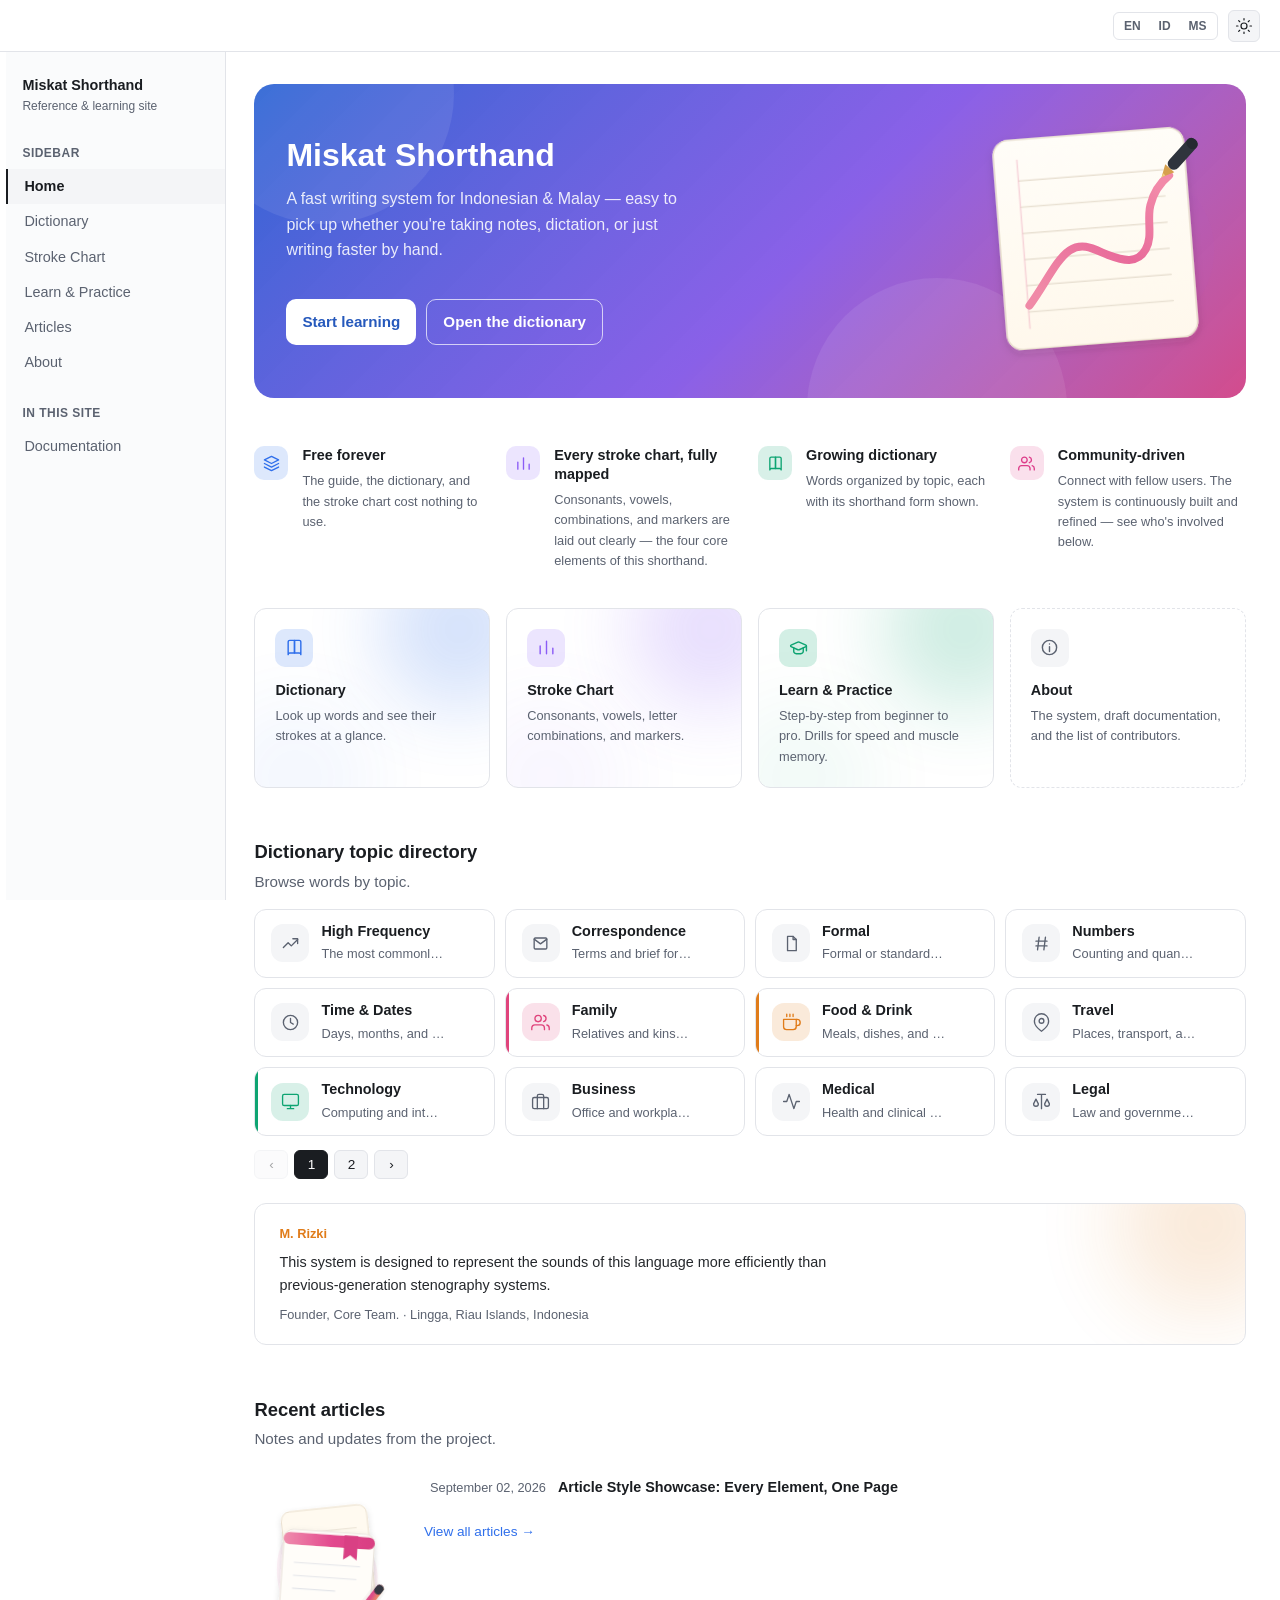
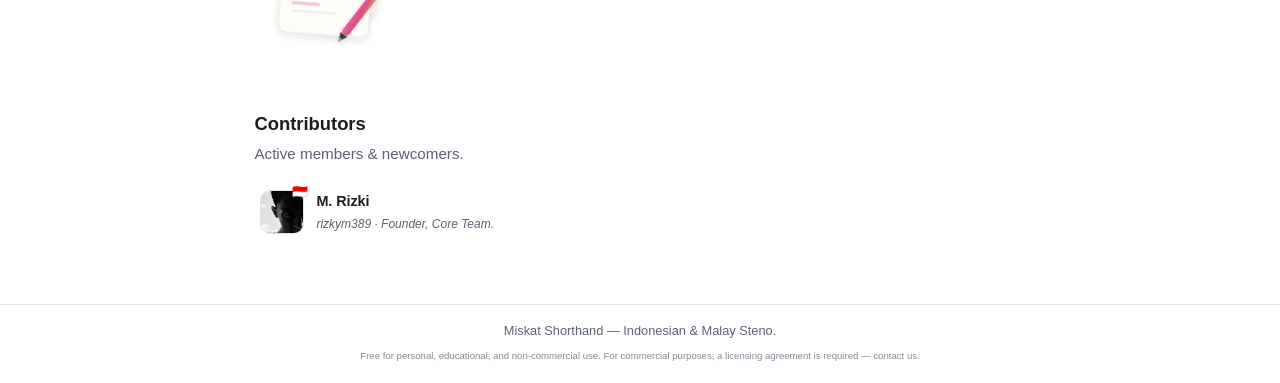
<file: index.html>
<!DOCTYPE html>
<html lang="en">
<head>
<meta charset="UTF-8">
<meta http-equiv="Content-Security-Policy" content="default-src 'self'; script-src 'self'; style-src 'self' 'unsafe-inline'; img-src 'self' data: https:; font-src 'self' data:; connect-src 'self' https://script.google.com https://script.googleusercontent.com; object-src 'none'; base-uri 'self'; form-action 'self'">
<meta name="viewport" content="width=device-width, initial-scale=1.0">
<title>Homepage - Miskat Shorthand</title>
<meta name="description" content="A stenography system for Indonesian & Malay — guide, stroke chart, and dictionary.">
<link rel="stylesheet" href="assets/style.css?v=1.4.5">
</head>
<body>

<header class="topbar">
  <div class="topbar-inner">
    <button class="nav-toggle" id="navToggle" aria-label="Open menu" aria-expanded="false"><span></span></button>
    <div class="topbar-spacer"></div>
    <div class="lang-switch">
      <button class="lang-btn" data-lang="en">EN</button>
      <button class="lang-btn" data-lang="id">ID</button>
      <button class="lang-btn" data-lang="ms">MS</button>
    </div>
    <button class="theme-toggle" id="themeToggle" aria-label="Toggle theme" title="Toggle theme">
      <svg class="icon icon-sun" viewBox="0 0 24 24" width="18" height="18"><circle cx="12" cy="12" r="4"/><path d="M12 2v2M12 20v2M4.9 4.9l1.4 1.4M17.7 17.7l1.4 1.4M2 12h2M20 12h2M4.9 19.1l1.4-1.4M17.7 6.3l1.4-1.4"/></svg>
      <svg class="icon icon-moon" viewBox="0 0 24 24" width="18" height="18"><path d="M21 12.8A9 9 0 1111.2 3 7 7 0 0021 12.8z"/></svg>
    </button>
  </div>
</header>

<div class="sidebar-backdrop" id="sidebarBackdrop"></div>

<div class="shell">
  <nav class="sidebar" id="sidebar">
    <div class="sidebar-top">
      <a href="index.html" data-i18n="nav.title">Miskat Shorthand</a>
      <span data-i18n="nav.subtitle">Reference &amp; learning site</span>
    </div>
    <div class="sidebar-section">
      <p class="sidebar-title" data-i18n="nav.sidebar">Sidebar</p>
      <ul class="sidebar-list">
        <li><a href="index.html" data-i18n="nav.homepage">Home</a></li>
        <li><a href="dict.html" data-i18n="nav.dict">Dictionary</a></li>
        <li><a href="stroke-chart.html" data-i18n="nav.stroke">Stroke Chart</a></li>
        <li><a href="l&p.html" data-i18n="nav.l&p">Learn & Practice</a></li>
        <li><a href="articles.html" data-i18n="nav.articles">Articles</a></li>
        <li><a href="about.html" data-i18n="nav.about">About</a></li>
      </ul>
      <br>
      <p class="sidebar-title" data-i18n="nav.its">In this site</p>
      <ul class="sidebar-list">
        <li><a href="articles.html" data-i18n="nav.documentation">Documentation</a></li>
      </ul>
    </div>
  </nav>

  <main class="content">
    <section class="introduction introduction--banner">
      <div class="introduction-banner__text">
        <h1 data-i18n="index.introduction.title">Miskat Shorthand</h1>
        <p class="tagline tagline--on-banner" data-i18n="index.introduction.tagline">A fast writing system for Indonesian &amp; Malay — easy to pick up whether you're taking notes, dictation, or just writing faster by hand.</p>
        <div class="introduction-banner__cta">
          <a href="l&p.html" class="introduction-cta introduction-cta--solid" data-i18n="index.introduction.cta.learn">Start learning</a>
          <a href="dict.html" class="introduction-cta introduction-cta--ghost" data-i18n="index.introduction.cta.dict">Open the dictionary</a>
        </div>
      </div>
      <div class="introduction-banner__media">

        <img src="assets/img/introduction.svg" alt="" class="introduction-banner__img">
      </div>
    </section>
    <br>
    <section class="why-strip">
      <div class="why-item">
        <span class="why-item__icon why-item__icon--a"><svg viewBox="0 0 24 24"><path d="M12 2L2 7l10 5 10-5-10-5z"/><path d="M2 17l10 5 10-5"/><path d="M2 12l10 5 10-5"/></svg></span>
        <div class="why-item__text">
          <h3 data-i18n="index.why.free.title">Free forever</h3>
          <p data-i18n="index.why.free.desc">The guide, the dictionary, and the stroke chart cost nothing to use.</p>
        </div>
      </div>
      <div class="why-item">
        <span class="why-item__icon why-item__icon--b"><svg viewBox="0 0 24 24"><path d="M4 20V10M12 20V4M20 20v-7"/></svg></span>
        <div class="why-item__text">
          <h3 data-i18n="index.why.chart.title">Every stroke chart, fully mapped</h3>
          <p data-i18n="index.why.chart.desc">Consonants, vowels, combinations, and markers are laid out clearly — the four core elements of this shorthand.</p>
        </div>
      </div>
      <div class="why-item">
        <span class="why-item__icon why-item__icon--c"><svg viewBox="0 0 24 24"><path d="M4 5a2 2 0 012-2h6v16H6a2 2 0 00-2 2V5z"/><path d="M20 5a2 2 0 00-2-2h-6v16h6a2 2 0 012 2V5z"/></svg></span>
        <div class="why-item__text">
          <h3 data-i18n="index.why.dict.title">Growing dictionary</h3>
          <p data-i18n="index.why.dict.desc">Words organized by topic, each with its shorthand form shown.</p>
        </div>
      </div>
      <div class="why-item">
        <span class="why-item__icon why-item__icon--d"><svg viewBox="0 0 24 24"><path d="M17 21v-2a4 4 0 00-4-4H5a4 4 0 00-4 4v2"/><circle cx="9" cy="7" r="4"/><path d="M23 21v-2a4 4 0 00-3-3.87"/><path d="M16 3.13a4 4 0 010 7.75"/></svg></span>
        <div class="why-item__text">
          <h3 data-i18n="index.why.community.title">Community-driven</h3>
          <p data-i18n="index.why.community.desc">Connect with fellow users. The system is continuously built and refined — see who's involved below.</p>
        </div>
      </div>
    </section>
    <br>
    <section>
      <div class="feature-grid">
        <a href="dict.html" class="feature-card feature-card--glow">
          <span class="feature-card__icon">
            <svg viewBox="0 0 24 24"><path d="M4 5a2 2 0 012-2h6v16H6a2 2 0 00-2 2V5z"/><path d="M20 5a2 2 0 00-2-2h-6v16h6a2 2 0 012 2V5z"/></svg>
          </span>
          <h3 data-i18n="index.quick.dict.title">Dictionary</h3>
          <p data-i18n="index.quick.dict.desc">Look up words and see their strokes at a glance.</p>
        </a>

        <a href="stroke-chart.html" class="feature-card feature-card--ring">
          <span class="feature-card__inner">
            <span class="feature-card__icon">
              <svg viewBox="0 0 24 24"><path d="M4 20V10M12 20V4M20 20v-7"/></svg>
            </span>
            <h3 data-i18n="index.quick.stroke.title">Stroke Chart</h3>
            <p data-i18n="index.quick.stroke.desc">Consonants, vowels, letter combinations, and markers.</p>
          </span>
        </a>

        <a href="l&p.html" class="feature-card feature-card--stripe">
          <span class="feature-card__icon">
            <svg viewBox="0 0 24 24"><path d="M21.42 10.92a1 1 0 000-1.84L12.83 5.18a2 2 0 00-1.66 0L2.6 9.08a1 1 0 000 1.84l8.57 3.9a2 2 0 001.66 0z"/><path d="M22 10v6"/><path d="M6 12.5V17a6 3 0 0012 0v-4.5"/></svg>
          </span>
          <span class="feature-card__body">
            <h3 data-i18n="index.quick.l&p.title">Learn & Practice</h3>
            <p data-i18n="index.quick.l&p.desc">Step-by-step from beginner to pro. Drills for speed and muscle memory.</p>
          </span>
        </a>

        <a href="about.html" class="feature-card feature-card--outline">
          <span class="feature-card__icon">
            <svg viewBox="0 0 24 24"><circle cx="12" cy="12" r="9"/><path d="M12 11v6"/><path d="M12 7.5v.01"/></svg>
          </span>
          <h3 data-i18n="index.quick.about.title">About</h3>
          <p data-i18n="index.quick.about.desc">The system, draft documentation, and the list of contributors.</p>
        </a>
      </div>
    </section>
    <br>
    <section>
      <h2 class="page-title section-header__title" data-i18n="index.dir.heading">Dictionary topic directory</h2>
      <p class="page-lead section-header__lead" data-i18n="index.dir.lead">Browse words by topic.</p>

      <div class="topic-directory">
        <a href="dict.html?topic=High%20Frequency" class="topic-row">
          <span class="topic-row__badge"><svg viewBox="0 0 24 24"><path d="M3 17l6-6 4 4 8-8"/><path d="M15 6h6v6"/></svg></span>
          <span class="topic-row__text">
            <h3 data-i18n="index.dir.freq.title">High Frequency</h3>
            <p data-i18n="index.dir.freq.desc">The most commonly used words.</p>
          </span>
        </a>
        <a href="dict.html?topic=Correspondence" class="topic-row">
          <span class="topic-row__badge"><svg viewBox="0 0 24 24"><rect x="4" y="5" width="16" height="14" rx="1.5"/><path d="M4 6.5l8 6 8-6"/></svg></span>
          <span class="topic-row__text">
            <h3 data-i18n="index.dir.correspondence.title">Correspondence</h3>
            <p data-i18n="index.dir.correspondence.desc">Terms and brief forms for formal letters.</p>
          </span>
        </a>
        <a href="dict.html?topic=Formal" class="topic-row">
          <span class="topic-row__badge"><svg viewBox="0 0 24 24"><path d="M7 3h7l4 4v14H7z"/><path d="M14 3v4h4"/></svg></span>
          <span class="topic-row__text">
            <h3 data-i18n="index.dir.formal.title">Formal</h3>
            <p data-i18n="index.dir.formal.desc">Formal or standard vocabulary.</p>
          </span>
        </a>
        <a href="dict.html?topic=Numbers" class="topic-row">
          <span class="topic-row__badge"><svg viewBox="0 0 24 24"><path d="M5 9h14M5 15h14M9 4L7 20M17 4l-2 16"/></svg></span>
          <span class="topic-row__text">
            <h3 data-i18n="index.dir.numbers.title">Numbers</h3>
            <p data-i18n="index.dir.numbers.desc">Counting and quantities.</p>
          </span>
        </a>
        <a href="dict.html?topic=Time%20%26%20Dates" class="topic-row">
          <span class="topic-row__badge"><svg viewBox="0 0 24 24"><circle cx="12" cy="12" r="9"/><path d="M12 7v5l3.5 2"/></svg></span>
          <span class="topic-row__text">
            <h3 data-i18n="index.dir.time.title">Time &amp; Dates</h3>
            <p data-i18n="index.dir.time.desc">Days, months, and clock terms.</p>
          </span>
        </a>
        <a href="dict.html?topic=Family" class="topic-row" style="--topic-color:#e0447c;">
          <span class="topic-row__badge"><svg viewBox="0 0 24 24"><path d="M17 21v-2a4 4 0 00-4-4H5a4 4 0 00-4 4v2"/><circle cx="9" cy="7" r="4"/><path d="M23 21v-2a4 4 0 00-3-3.87"/><path d="M16 3.13a4 4 0 010 7.75"/></svg></span>
          <span class="topic-row__text">
            <h3 data-i18n="index.dir.family.title">Family</h3>
            <p data-i18n="index.dir.family.desc">Relatives and kinship terms.</p>
          </span>
        </a>
        <a href="dict.html?topic=Food%20%26%20Drink" class="topic-row" style="--topic-color:#e07c1a;">
          <span class="topic-row__badge"><svg viewBox="0 0 24 24"><path d="M18 8h1a4 4 0 010 8h-1"/><path d="M2 8h16v9a4 4 0 01-4 4H6a4 4 0 01-4-4V8z"/><path d="M6 1.5v3M10 1.5v3M14 1.5v3"/></svg></span>
          <span class="topic-row__text">
            <h3 data-i18n="index.dir.food.title">Food &amp; Drink</h3>
            <p data-i18n="index.dir.food.desc">Meals, dishes, and beverages.</p>
          </span>
        </a>
        <a href="dict.html?topic=Travel" class="topic-row">
          <span class="topic-row__badge"><svg viewBox="0 0 24 24"><path d="M21 10c0 7-9 13-9 13s-9-6-9-13a9 9 0 0118 0z"/><circle cx="12" cy="10" r="3"/></svg></span>
          <span class="topic-row__text">
            <h3 data-i18n="index.dir.travel.title">Travel</h3>
            <p data-i18n="index.dir.travel.desc">Places, transport, and directions.</p>
          </span>
        </a>
        <a href="dict.html?topic=Technology" class="topic-row" style="--topic-color:#0ea472;">
          <span class="topic-row__badge"><svg viewBox="0 0 24 24"><rect x="2" y="3" width="20" height="14" rx="2"/><path d="M8 21h8M12 17v4"/></svg></span>
          <span class="topic-row__text">
            <h3 data-i18n="index.dir.tech.title">Technology</h3>
            <p data-i18n="index.dir.tech.desc">Computing and internet terms.</p>
          </span>
        </a>
        <a href="dict.html?topic=Business" class="topic-row">
          <span class="topic-row__badge"><svg viewBox="0 0 24 24"><rect x="2" y="7" width="20" height="14" rx="2"/><path d="M16 21V5a2 2 0 00-2-2h-4a2 2 0 00-2 2v16"/></svg></span>
          <span class="topic-row__text">
            <h3 data-i18n="index.dir.business.title">Business</h3>
            <p data-i18n="index.dir.business.desc">Office and workplace vocabulary.</p>
          </span>
        </a>
        <a href="dict.html?topic=Medical" class="topic-row">
          <span class="topic-row__badge"><svg viewBox="0 0 24 24"><path d="M22 12h-4l-3 9L9 3l-3 9H2"/></svg></span>
          <span class="topic-row__text">
            <h3 data-i18n="index.dir.medical.title">Medical</h3>
            <p data-i18n="index.dir.medical.desc">Health and clinical terms.</p>
          </span>
        </a>
        <a href="dict.html?topic=Legal" class="topic-row">
          <span class="topic-row__badge"><svg viewBox="0 0 24 24"><path d="M12 3v18M7 3h10"/><path d="M5 9l-3 6a3 3 0 006 0l-3-6z"/><path d="M19 9l-3 6a3 3 0 006 0l-3-6z"/></svg></span>
          <span class="topic-row__text">
            <h3 data-i18n="index.dir.legal.title">Legal</h3>
            <p data-i18n="index.dir.legal.desc">Law and government terms.</p>
          </span>
        </a>
        <a href="dict.html?topic=Weather" class="topic-row">
          <span class="topic-row__badge"><svg viewBox="0 0 24 24"><path d="M18 10h-1.26A8 8 0 109 20h9a5 5 0 000-10z"/></svg></span>
          <span class="topic-row__text">
            <h3 data-i18n="index.dir.weather.title">Weather</h3>
            <p data-i18n="index.dir.weather.desc">Climate and seasonal terms.</p>
          </span>
        </a>
        <a href="dict.html?topic=Greetings" class="topic-row">
          <span class="topic-row__badge"><svg viewBox="0 0 24 24"><circle cx="12" cy="12" r="9"/><path d="M8 14s1.5 2 4 2 4-2 4-2"/><path d="M9 9h.01M15 9h.01"/></svg></span>
          <span class="topic-row__text">
            <h3 data-i18n="index.dir.greetings.title">Greetings</h3>
            <p data-i18n="index.dir.greetings.desc">Everyday polite expressions.</p>
          </span>
        </a>
        <a href="dict.html?topic=Emotions" class="topic-row">
          <span class="topic-row__badge"><svg viewBox="0 0 24 24"><path d="M12 21s-7-4.4-9.5-9A5.5 5.5 0 0112 5a5.5 5.5 0 019.5 7c-2.5 4.6-9.5 9-9.5 9z"/></svg></span>
          <span class="topic-row__text">
            <h3 data-i18n="index.dir.emotions.title">Emotions</h3>
            <p data-i18n="index.dir.emotions.desc">Feelings and reactions.</p>
          </span>
        </a>
        <a href="dict.html?topic=Question%20Words" class="topic-row">
          <span class="topic-row__badge"><svg viewBox="0 0 24 24"><circle cx="12" cy="12" r="9"/><path d="M9.1 9a3 3 0 115.8 1c0 2-3 2-3 4"/><path d="M12 17h.01"/></svg></span>
          <span class="topic-row__text">
            <h3 data-i18n="index.dir.questions.title">Question Words</h3>
            <p data-i18n="index.dir.questions.desc">Interrogatives.</p>
          </span>
        </a>
      </div>
      <nav class="pagination" id="topicDirectoryPagination" aria-label="Topic directory pagination"></nav>
    </section>
    <br>
    <section id="testimonialSection" class="testimonial-section" hidden>
      <div class="testimonial-carousel" id="testimonialCarousel"></div>
    </section>
    <br>
    <section>
      <h2 class="page-title section-header__title" data-i18n="index.recent.heading">Recent articles</h2>
      <p class="page-lead section-header__lead" data-i18n="index.recent.lead">Notes and updates from the project.</p>
      <div class="recent-articles-panel">
        <div class="recent-articles-illustration" aria-hidden="true">
          <img src="assets/img/recent-articles.svg" alt="" class="recent-articles-illustration__img">
        </div>
        <div class="recent-articles-main">
          <div class="recent-articles-list" id="recentArticles"></div>
          <a href="articles.html" class="recent-articles-viewall" data-i18n="index.recent.viewall">View all articles &rarr;</a>
        </div>
      </div>
    </section>

    <section id="contributorsSection" class="contributors-section" hidden>
      <h2 class="page-title section-header__title" data-i18n="index.contrib.heading">Contributors</h2>
      <p class="page-lead section-header__lead" data-i18n="index.contrib.lead">Active members &amp; newcomers.</p>
      <div class="contributor-list" id="contributorGrid"></div>
    </section>
  </main>
</div>

<footer class="site-footer" data-i18n="footer.text">Miskat Shorthand — Indonesian & Malay Steno.</footer>

<footer class="site-footer-ls" data-i18n="footer.ls">Free for personal, educational, and non-commercial use. For commercial purposes, a licensing agreement is required — contact us.</footer>

<script src="assets/js/site.js?v=1.4.6"></script>
<script src="assets/js/i18n.js?v=1.4.5"></script>
<script src="assets/js/topic-pagination.js?v=1.4.5"></script>
<script src="assets/js/contributors.js?v=1.4.6"></script>
<script src="assets/js/articles.js?v=1.4.5"></script>
</body>
</html>
</file>
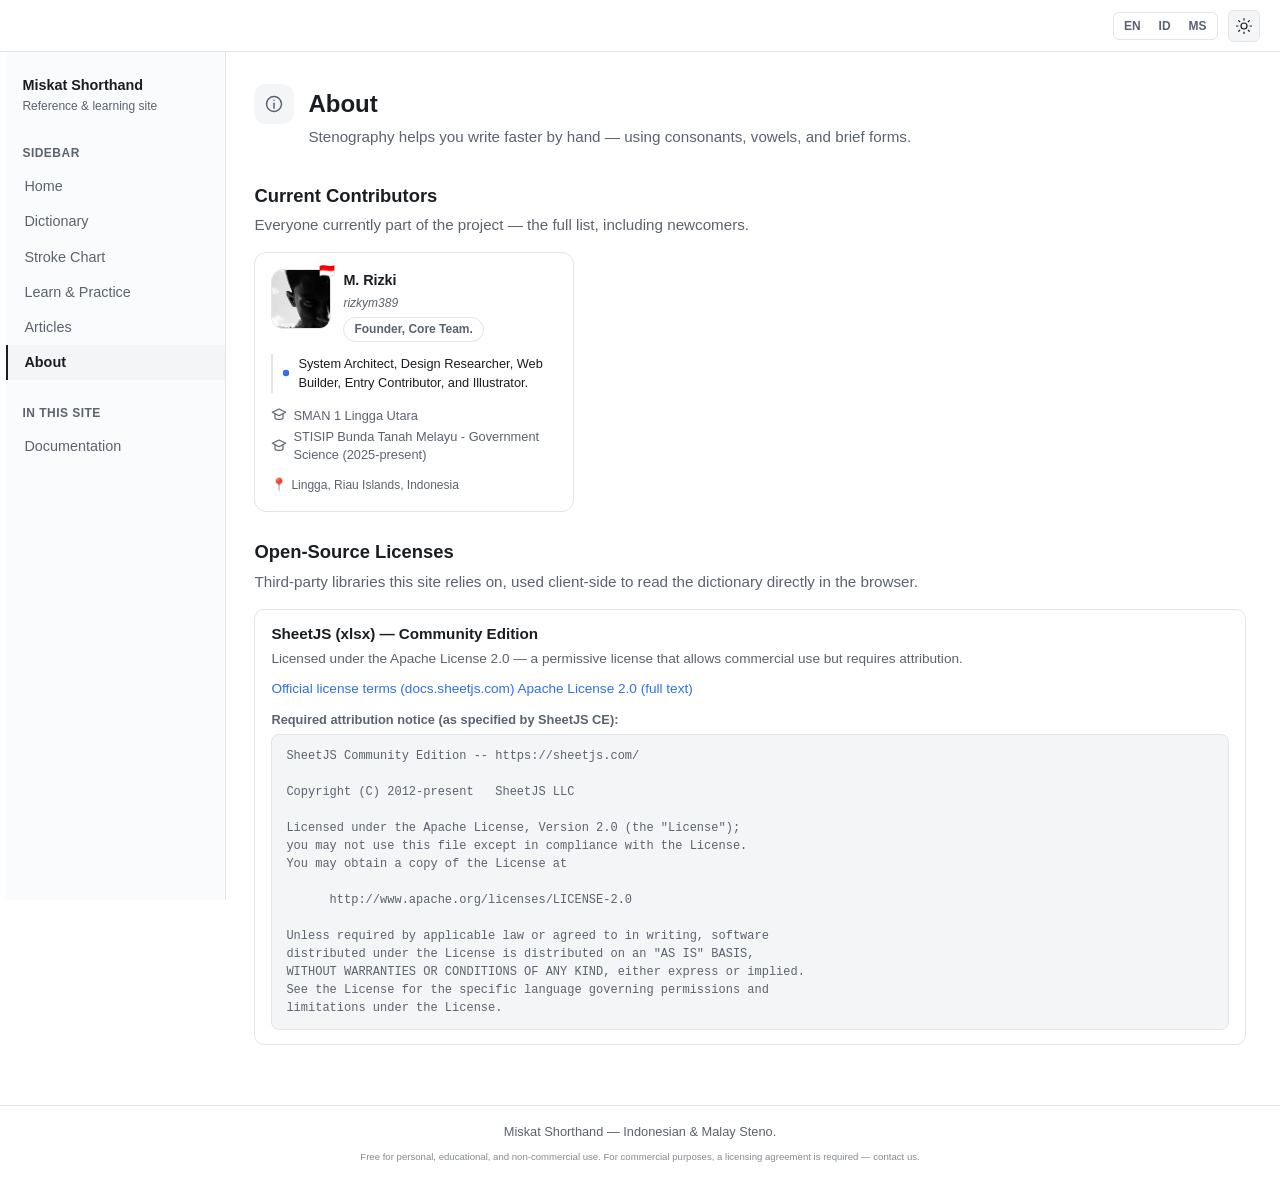
<file: about.html>
<!DOCTYPE html>
<html lang="en">
<head>
<meta charset="UTF-8">
<meta http-equiv="Content-Security-Policy" content="default-src 'self'; script-src 'self'; style-src 'self' 'unsafe-inline'; img-src 'self' data: https:; font-src 'self' data:; connect-src 'self' https://script.google.com https://script.googleusercontent.com; object-src 'none'; base-uri 'self'; form-action 'self'">
<meta name="viewport" content="width=device-width, initial-scale=1.0">
<title>About — Miskat Shorthand</title>
<meta name="description" content="The system, its goals, contributor appreciation, and third-party licenses.">
<link rel="stylesheet" href="assets/style.css?v=1.4.5">
</head>
<body>

<header class="topbar">
  <div class="topbar-inner">
    <button class="nav-toggle" id="navToggle" aria-label="Open menu" aria-expanded="false"><span></span></button>
    <div class="topbar-spacer"></div>
    <div class="lang-switch">
      <button class="lang-btn" data-lang="en">EN</button>
      <button class="lang-btn" data-lang="id">ID</button>
      <button class="lang-btn" data-lang="ms">MS</button>
    </div>
    <button class="theme-toggle" id="themeToggle" aria-label="Toggle theme" title="Toggle theme">
      <svg class="icon icon-sun" viewBox="0 0 24 24" width="18" height="18"><circle cx="12" cy="12" r="4"/><path d="M12 2v2M12 20v2M4.9 4.9l1.4 1.4M17.7 17.7l1.4 1.4M2 12h2M20 12h2M4.9 19.1l1.4-1.4M17.7 6.3l1.4-1.4"/></svg>
      <svg class="icon icon-moon" viewBox="0 0 24 24" width="18" height="18"><path d="M21 12.8A9 9 0 1111.2 3 7 7 0 0021 12.8z"/></svg>
    </button>
  </div>
</header>

<div class="sidebar-backdrop" id="sidebarBackdrop"></div>

<div class="shell">
  <nav class="sidebar" id="sidebar">
    <div class="sidebar-top">
      <a href="index.html" data-i18n="nav.title">Miskat Shorthand</a>
      <span data-i18n="nav.subtitle">Reference &amp; learning site</span>
    </div>
    <div class="sidebar-section">
      <p class="sidebar-title" data-i18n="nav.sidebar">Sidebar</p>
      <ul class="sidebar-list">
        <li><a href="index.html" data-i18n="nav.homepage">Home</a></li>
        <li><a href="dict.html" data-i18n="nav.dict">Dictionary</a></li>
        <li><a href="stroke-chart.html" data-i18n="nav.stroke">Stroke Chart</a></li>
        <li><a href="l&p.html" data-i18n="nav.l&p">Learn & Practice</a></li>
        <li><a href="articles.html" data-i18n="nav.articles">Articles</a></li>
        <li><a href="about.html" data-i18n="nav.about">About</a></li>
      </ul>
      <br>
      <p class="sidebar-title" data-i18n="nav.its">In this site</p>
      <ul class="sidebar-list">
        <li><a href="articles.html" data-i18n="nav.documentation">Documentation</a></li>
      </ul>
    </div>
  </nav>

  <main class="content">
    <div class="page-header">
      <span class="page-header-icon page-header-icon--neutral">
        <svg viewBox="0 0 24 24"><circle cx="12" cy="12" r="9"/><path d="M12 11v6"/><path d="M12 7.5v.01"/></svg>
      </span>
      <div>
        <h1 class="page-title" data-i18n="about.title">About</h1>
        <p class="page-lead" data-i18n="about.body">Stenography helps you write faster by hand — using consonants, vowels, and brief forms.</p>
      </div>
    </div>

    <section id="contributorsCurrentSection" class="contributors-section" hidden>
      <h2 class="page-title section-header__title" data-i18n="about.contrib.current.heading">Current Contributors</h2>
      <p class="page-lead section-header__lead" data-i18n="about.contrib.current.lead">Everyone currently part of the project — the full list, including newcomers.</p>
      <div class="contributor-list" id="contributorsCurrentList"></div>
    </section>

    <section id="contributorsAboutSection">
      <h2 class="page-title section-header__title" data-i18n="about.contrib.heading">Contributor Appreciation</h2>
      <p class="page-lead section-header__lead" data-i18n="about.contrib.lead">Honoring the people who've shaped this project over time.</p>

      <section id="emeritusSection" class="appreciation-block" hidden>
        <h3 class="appreciation-title appreciation-title--emeritus" data-i18n="about.contrib.emeritus.heading">Emeritus</h3>
        <p class="appreciation-lead" data-i18n="about.contrib.emeritus.lead">Honorary status for members no longer contributing day-to-day, with our highest appreciation.</p>
        <div class="contributor-list" id="emeritusList"></div>
      </section>

      <section id="hiatusSection" class="appreciation-block" hidden>
        <h3 class="appreciation-title appreciation-title--hiatus" data-i18n="about.contrib.hiatus.heading">On Hiatus</h3>
        <p class="appreciation-lead" data-i18n="about.contrib.hiatus.lead">Taking a break for now — still valued members of the team.</p>
        <div class="contributor-list" id="hiatusList"></div>
      </section>

      <section id="alumniSection" class="appreciation-block" hidden>
        <h3 class="appreciation-title appreciation-title--alumni" data-i18n="about.contrib.alumni.heading">Alumni</h3>
        <p class="appreciation-lead" data-i18n="about.contrib.alumni.lead">Past contributors we're grateful to have worked with.</p>
        <div class="contributor-list" id="alumniList"></div>
      </section>
    </section>

    <section>
      <h2 class="page-title section-header__title" data-i18n="about.license.heading">Open-Source Licenses</h2>
      <p class="page-lead section-header__lead" data-i18n="about.license.lead">Third-party libraries this site relies on, used client-side to read the dictionary directly in the browser.</p>

      <div class="license-item">
        <h3 class="license-name" data-i18n="about.license.sheetjs.name">SheetJS (xlsx) — Community Edition</h3>
        <p class="license-desc" data-i18n="about.license.sheetjs.desc">Licensed under the Apache License 2.0 — a permissive license that allows commercial use but requires attribution.</p>
        <p class="license-links">
          <a href="https://docs.sheetjs.com/docs/miscellany/license/" target="_blank" rel="noopener noreferrer" data-i18n="about.license.sheetjs.link1">Official license terms (docs.sheetjs.com)</a>

          <a href="https://www.apache.org/licenses/LICENSE-2.0" target="_blank" rel="noopener noreferrer" data-i18n="about.license.apache.link">Apache License 2.0 (full text)</a>
        </p>
        <p class="license-notice-label" data-i18n="about.license.attribution.heading">Required attribution notice (as specified by SheetJS CE):</p>
        <pre class="license-notice">SheetJS Community Edition -- https://sheetjs.com/

Copyright (C) 2012-present   SheetJS LLC

Licensed under the Apache License, Version 2.0 (the "License");
you may not use this file except in compliance with the License.
You may obtain a copy of the License at

      http://www.apache.org/licenses/LICENSE-2.0

Unless required by applicable law or agreed to in writing, software
distributed under the License is distributed on an "AS IS" BASIS,
WITHOUT WARRANTIES OR CONDITIONS OF ANY KIND, either express or implied.
See the License for the specific language governing permissions and
limitations under the License.</pre>
      </div>

    </section>
  </main>
</div>

<section>
  <footer class="site-footer" data-i18n="footer.text">Miskat Shorthand — Indonesian & Malay Steno.</footer>
  <footer class="site-footer-ls" data-i18n="footer.ls">Free for personal, educational, and non-commercial use. For commercial purposes, a licensing agreement is required — contact us.</footer>
</section>

<script src="assets/js/site.js?v=1.4.6"></script>
<script src="assets/js/i18n.js?v=1.4.5"></script>
<script src="assets/js/contributors.js?v=1.4.6"></script>
</body>
</html>
</file>
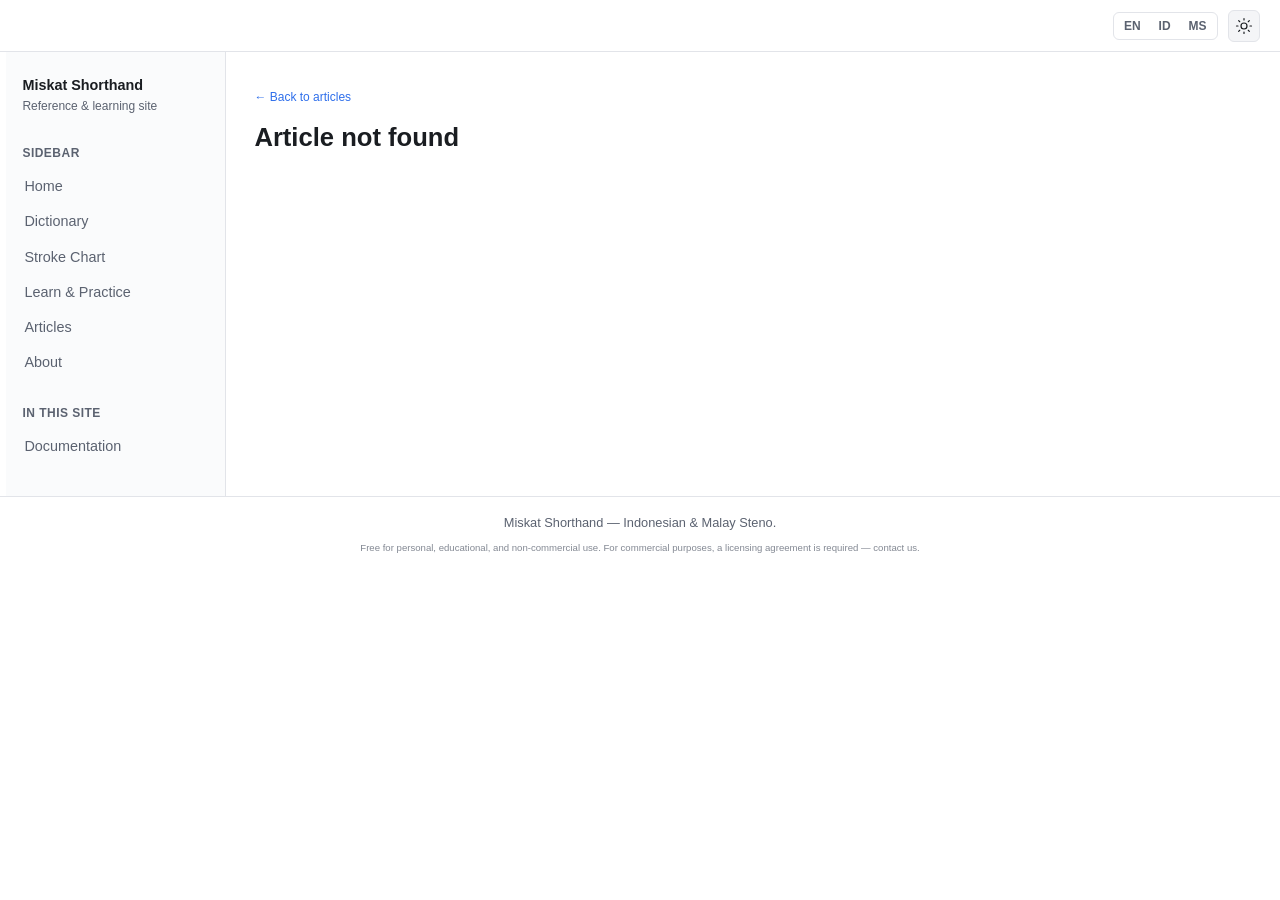
<file: article.html>
<!DOCTYPE html>
<html lang="en">
<head>
<meta charset="UTF-8">
<meta http-equiv="Content-Security-Policy" content="default-src 'self'; script-src 'self'; style-src 'self' 'unsafe-inline'; img-src 'self' data: https:; font-src 'self' data:; connect-src 'self' https://script.google.com https://script.googleusercontent.com; object-src 'none'; base-uri 'self'; form-action 'self'">
<meta name="viewport" content="width=device-width, initial-scale=1.0">
<title>Article — Miskat Shorthand</title>
<meta name="description" content="">
<link rel="stylesheet" href="assets/style.css?v=1.4.5">
</head>
<body>

<header class="topbar">
  <div class="topbar-inner">
    <button class="nav-toggle" id="navToggle" aria-label="Open menu" aria-expanded="false"><span></span></button>
    <div class="topbar-spacer"></div>
    <div class="lang-switch">
      <button class="lang-btn" data-lang="en">EN</button>
      <button class="lang-btn" data-lang="id">ID</button>
      <button class="lang-btn" data-lang="ms">MS</button>
    </div>
    <button class="theme-toggle" id="themeToggle" aria-label="Toggle theme" title="Toggle theme">
      <svg class="icon icon-sun" viewBox="0 0 24 24" width="18" height="18"><circle cx="12" cy="12" r="4"/><path d="M12 2v2M12 20v2M4.9 4.9l1.4 1.4M17.7 17.7l1.4 1.4M2 12h2M20 12h2M4.9 19.1l1.4-1.4M17.7 6.3l1.4-1.4"/></svg>
      <svg class="icon icon-moon" viewBox="0 0 24 24" width="18" height="18"><path d="M21 12.8A9 9 0 1111.2 3 7 7 0 0021 12.8z"/></svg>
    </button>
  </div>
</header>

<div class="sidebar-backdrop" id="sidebarBackdrop"></div>

<div class="shell">
  <nav class="sidebar" id="sidebar">
    <div class="sidebar-top">
      <a href="index.html" data-i18n="nav.title">Miskat Shorthand</a>
      <span data-i18n="nav.subtitle">Reference &amp; learning site</span>
    </div>
    <div class="sidebar-section">
      <p class="sidebar-title" data-i18n="nav.sidebar">Sidebar</p>
      <ul class="sidebar-list">
        <li><a href="index.html" data-i18n="nav.homepage">Home</a></li>
        <li><a href="dict.html" data-i18n="nav.dict">Dictionary</a></li>
        <li><a href="stroke-chart.html" data-i18n="nav.stroke">Stroke Chart</a></li>
        <li><a href="l&p.html" data-i18n="nav.l&p">Learn & Practice</a></li>
        <li><a href="articles.html" data-i18n="nav.articles">Articles</a></li>
        <li><a href="about.html" data-i18n="nav.about">About</a></li>
      </ul>
      <br>
      <p class="sidebar-title" data-i18n="nav.its">In this site</p>
      <ul class="sidebar-list">
        <li><a href="articles.html" data-i18n="nav.documentation">Documentation</a></li>
      </ul>
    </div>
  </nav>

  <main class="content content-narrow">
    <a href="articles.html" class="article-back" data-i18n="articles.back">&larr; Back to articles</a>

    <div class="article-header">
      <h1 id="articleTitle"></h1>
      <div class="article-meta" id="articleMeta"></div>
      <div class="article-tags" id="articleTags"></div>
      <div class="article-author" id="articleAuthor" hidden></div>
    </div>

    <div class="article-lang-notice" id="articleLangNotice" data-i18n="articles.notice.fallback" hidden>
      This article isn't available in this language yet — showing the version below instead.
    </div>

    <article class="article-body" id="articleBody"></article>
  </main>
</div>

<footer class="site-footer" data-i18n="footer.text">Miskat Shorthand — Indonesian & Malay Steno.</footer>

<footer class="site-footer-ls" data-i18n="footer.ls">Free for personal, educational, and non-commercial use. For commercial purposes, a licensing agreement is required — contact us.</footer>

<script src="assets/js/libs/shim.min.js"></script>
<script src="assets/js/libs/xlsx.full.min.js"></script>
<script src="assets/js/libs/minizip.js"></script>
<script src="assets/js/site.js?v=1.4.5"></script>
<script src="assets/js/i18n.js?v=1.4.5"></script>
<script src="assets/js/contributors.js?v=1.4.5"></script>
<script src="assets/js/articles.js?v=1.4.5"></script>
</body>
</html>
</file>
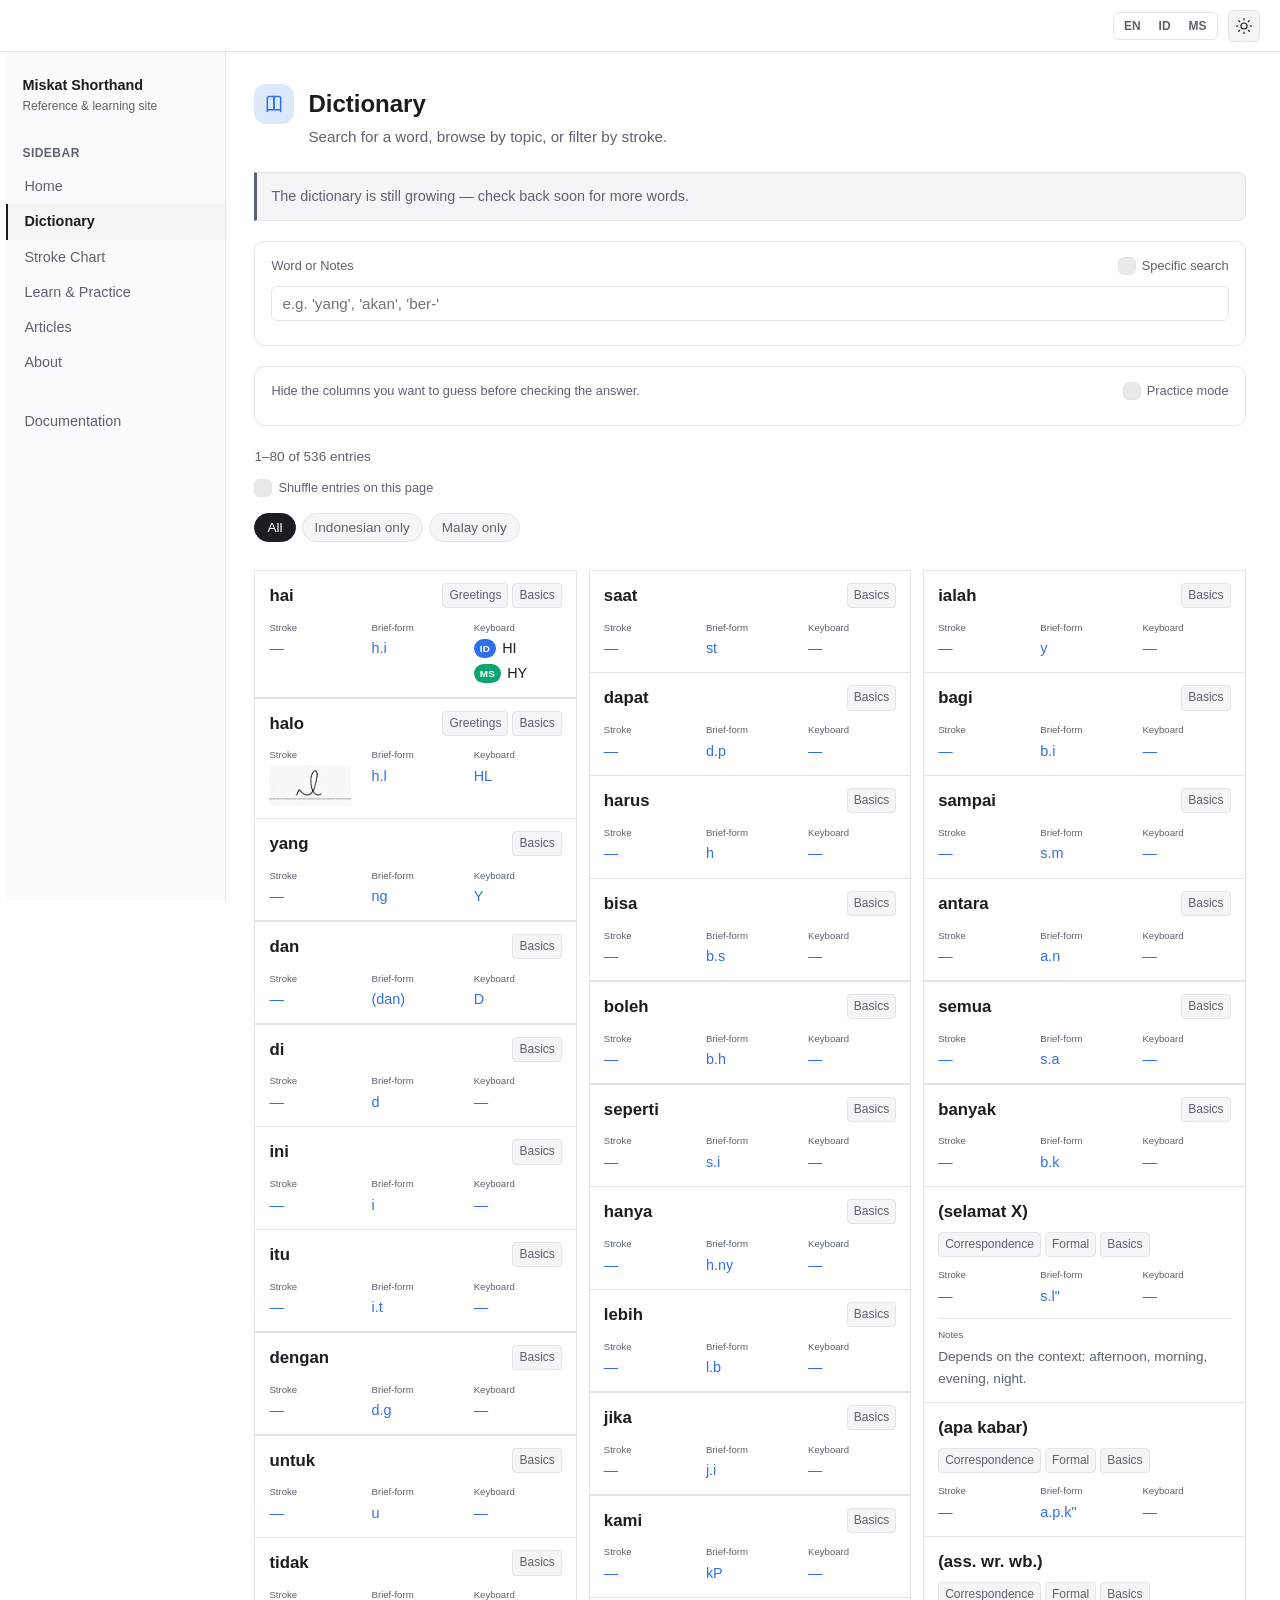
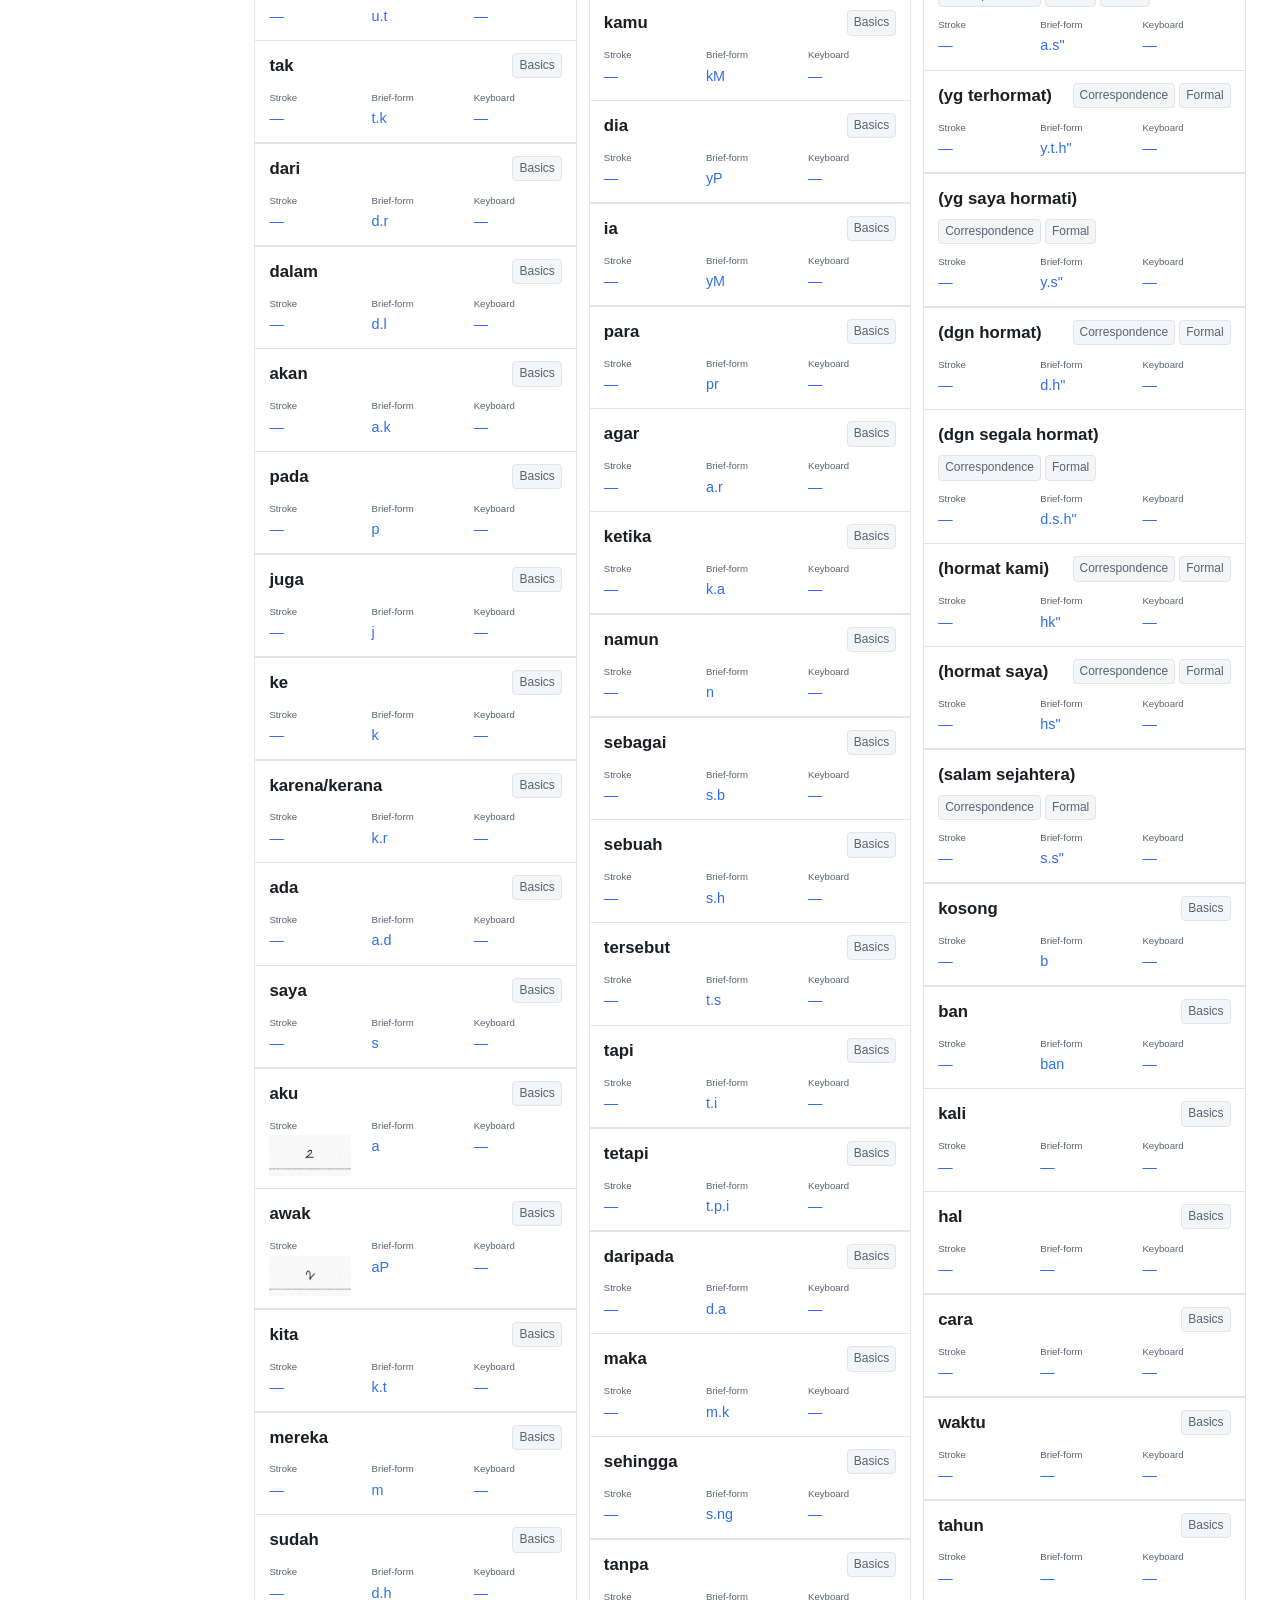
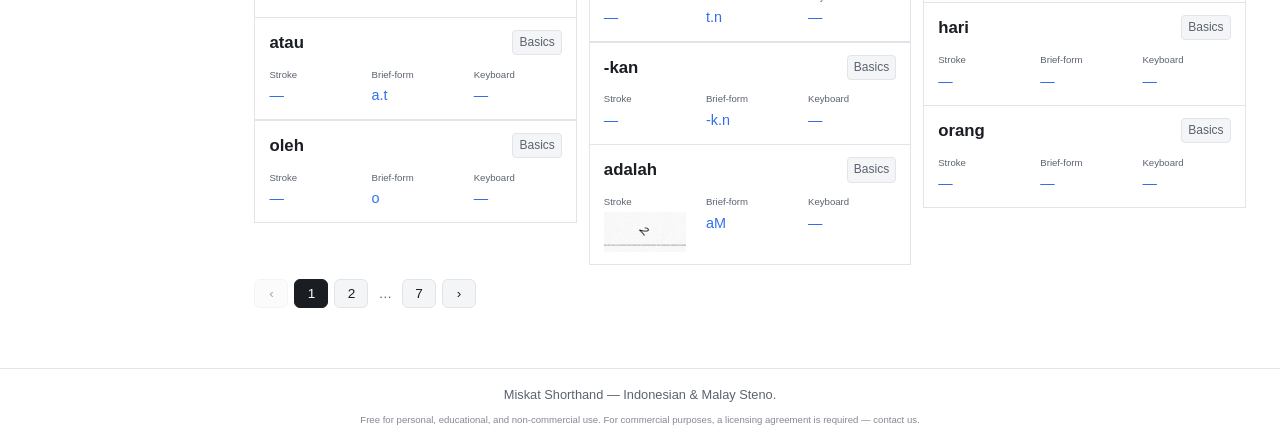
<file: dict.html>
<!DOCTYPE html>
<html lang="en">
<head>
<meta charset="UTF-8">
<meta http-equiv="Content-Security-Policy" content="default-src 'self'; script-src 'self'; style-src 'self' 'unsafe-inline'; img-src 'self' data: https:; font-src 'self' data:; connect-src 'self' https://script.google.com https://script.googleusercontent.com; object-src 'none'; base-uri 'self'; form-action 'self'">
<meta name="viewport" content="width=device-width, initial-scale=1.0">
<title>Dictionary — Miskat Shorthand</title>
<meta name="description" content="Look up words and their shorthand forms.">
<link rel="stylesheet" href="assets/style.css?v=1.637">
</head>
<body>

<header class="topbar">
  <div class="topbar-inner">
    <button class="nav-toggle" id="navToggle" aria-label="Open menu" aria-expanded="false"><span></span></button>
    <div class="topbar-spacer"></div>
    <div class="lang-switch">
      <button class="lang-btn" data-lang="en">EN</button>
      <button class="lang-btn" data-lang="id">ID</button>
      <button class="lang-btn" data-lang="ms">MS</button>
    </div>
    <button class="theme-toggle" id="themeToggle" aria-label="Toggle theme" title="Toggle theme">
      <svg class="icon icon-sun" viewBox="0 0 24 24" width="18" height="18"><circle cx="12" cy="12" r="4"/><path d="M12 2v2M12 20v2M4.9 4.9l1.4 1.4M17.7 17.7l1.4 1.4M2 12h2M20 12h2M4.9 19.1l1.4-1.4M17.7 6.3l1.4-1.4"/></svg>
      <svg class="icon icon-moon" viewBox="0 0 24 24" width="18" height="18"><path d="M21 12.8A9 9 0 1111.2 3 7 7 0 0021 12.8z"/></svg>
    </button>
  </div>
</header>

<div class="sidebar-backdrop" id="sidebarBackdrop"></div>

<div class="shell">
  <nav class="sidebar" id="sidebar">
    <div class="sidebar-top">
      <a href="index.html" data-i18n="nav.title">Miskat Shorthand</a>
      <span data-i18n="nav.subtitle">Reference &amp; learning site</span>
    </div>
    <div class="sidebar-section">
      <p class="sidebar-title" data-i18n="nav.sidebar">Sidebar</p>
      <ul class="sidebar-list">
        <li><a href="index.html" data-i18n="nav.homepage">Home</a></li>
        <li><a href="dict.html" data-i18n="nav.dict">Dictionary</a></li>
        <li><a href="stroke-chart.html" data-i18n="nav.stroke">Stroke Chart</a></li>
        <li><a href="l&p.html" data-i18n="nav.l&p">Learn & Practice</a></li>
        <li><a href="articles.html" data-i18n="nav.articles">Articles</a></li>
        <li><a href="about.html" data-i18n="nav.about">About</a></li>
      </ul>
      <br>
      <ul class="sidebar-list">
        <li><a href="articles.html" data-i18n="nav.documentation">Documentation</a></li>
      </ul>
    </div>
  </nav>

  <main class="content">
    <div class="page-header">
      <span class="page-header-icon page-header-icon--a">
        <svg viewBox="0 0 24 24"><path d="M4 5a2 2 0 012-2h6v16H6a2 2 0 00-2 2V5z"/><path d="M20 5a2 2 0 00-2-2h-6v16h6a2 2 0 012 2V5z"/></svg>
      </span>
      <div>
        <h1 class="page-title" data-i18n="dict.title">Dictionary</h1>
        <p class="page-lead" data-i18n="dict.lead">Search for a word, browse by topic, or filter by stroke.</p>
      </div>
    </div>
    
    <div class="callout" data-i18n="dict.callout">
      The dictionary is still growing — check back soon for more words.
    </div>

    <div class="lookup-box">
      <div class="lookup-toggle-row">
        <span class="lookup-simple-label" id="lookupSimpleLabel" data-i18n="dict.search.label">Word or Notes</span>
        <span class="lookup-simple-label" id="lookupAdvancedLabel" data-i18n="dict.search.advanced.heading" hidden>Filters</span>
        <label class="advanced-toggle">
          <input type="checkbox" id="dictAdvancedToggle">
          <span data-i18n="dict.search.advanced">Specific search</span>
        </label>
      </div>

      <div class="lookup-row" id="simpleSearchRow">
        <input type="text" id="dictSearchSimple" class="search-input" data-i18n-placeholder="dict.search.placeholder" placeholder="e.g. 'yang', 'akan', 'ber-'">
      </div>

      <div class="advanced-search" id="advancedSearchRow" hidden>
        <label class="advanced-toggle show-categories-toggle">
          <input type="checkbox" id="dictShowCategoriesToggle">
          <span data-i18n="dict.filter.showcategories">Show all categories</span>
        </label>
        <div class="field-inline">
          <label class="field-label" for="dictSearchWord" data-i18n="dict.search.word.label">Word</label>
          <input type="text" id="dictSearchWord" class="search-input" data-i18n-placeholder="dict.search.word.placeholder" placeholder="e.g. 'hai'">
        </div>
        <div class="field-pair">
          <div class="field-inline field-inline-compact">
            <label class="field-label" for="dictSearchBrief" data-i18n="dict.search.brief.label">Brief</label>
            <input type="text" id="dictSearchBrief" class="search-input" data-i18n-placeholder="dict.search.brief.placeholder" placeholder="'hi'">
          </div>
          <div class="field-inline field-inline-compact">
            <label class="field-label" for="dictSearchKeyboard" data-i18n="dict.search.keyboard.label">Keys</label>
            <input type="text" id="dictSearchKeyboard" class="search-input" data-i18n-placeholder="dict.search.keyboard.placeholder" placeholder="'HI'">
          </div>
        </div>
        <div class="field-inline">
          <label class="field-label" for="dictSearchTopic" data-i18n="dict.search.topic.label">Topic</label>
          <input type="text" id="dictSearchTopic" class="search-input" data-i18n-placeholder="dict.search.topic.placeholder" placeholder="e.g. 'greetings'">
        </div>
        <div class="field-inline">
          <label class="field-label" for="dictSearchNotes" data-i18n="dict.search.notes.label">Notes</label>
          <input type="text" id="dictSearchNotes" class="search-input" data-i18n-placeholder="dict.search.notes.placeholder" placeholder="e.g. '...'">
        </div>
        <label class="advanced-toggle show-categories-toggle">
          <input type="checkbox" id="dictShowForeignToggle">
          <span data-i18n="dict.filter.showforeign">Show foreign language</span>
        </label>
      </div>
    </div>

    <div class="lookup-box quiz-box">
      <div class="lookup-toggle-row">
        <span class="lookup-simple-label" data-i18n="dict.quiz.hint">Hide the columns you want to guess before checking the answer.</span>
        <label class="advanced-toggle">
          <input type="checkbox" id="dictQuizToggle">
          <span data-i18n="dict.quiz.toggle">Practice mode</span>
        </label>
      </div>
      <div class="quiz-panel" id="dictQuizPanel" hidden>
        <div class="quiz-display-choice">
          <label class="advanced-toggle">
            <input type="radio" name="dictQuizDisplay" value="blur" checked>
            <span data-i18n="dict.quiz.mode.blur">Blur (click to reveal)</span>
          </label>
          <label class="advanced-toggle">
            <input type="radio" name="dictQuizDisplay" value="hide">
            <span data-i18n="dict.quiz.mode.hide">Hide column</span>
          </label>
        </div>
        <div class="quiz-col-choice">
          <label class="advanced-toggle"><input type="checkbox" id="dictQuizCol_word"><span data-i18n="dict.th.word">Word</span></label>
          <label class="advanced-toggle"><input type="checkbox" id="dictQuizCol_stroke"><span data-i18n="dict.th.stroke">Stroke</span></label>
          <label class="advanced-toggle"><input type="checkbox" id="dictQuizCol_brief"><span data-i18n="dict.th.briefform">Brief-form</span></label>
          <label class="advanced-toggle"><input type="checkbox" id="dictQuizCol_keyboard"><span data-i18n="dict.th.keyboard">Keyboard</span></label>
        </div>
        <p class="quiz-panel-hint" data-i18n="dict.quiz.topichidden">Topic and Notes are always hidden in practice mode.</p>
        <button type="button" class="topic-chip" id="dictQuizRevealAll" data-i18n="dict.quiz.revealAll">Reveal all</button>
      </div>
    </div>

    <div class="filter-group" id="topicFilterGroup" hidden>
      <span class="filter-group-label" data-i18n="dict.filter.words.label">Words shown</span>
      <div class="topic-chips" id="topicChips"></div>
    </div>
    <p class="dict-status" id="dictStatus">…</p>
    <div class="shuffle-row">
      <label class="advanced-toggle">
        <input type="checkbox" id="dictShuffleToggle">
        <button type="button" class="icon-chip" id="dictShuffleReroll" data-i18n-title="dict.shuffle.reroll" title="Reshuffle" aria-label="Reshuffle" hidden>
          <svg class="icon" viewBox="0 0 24 24" width="15" height="15"><path d="M21 12a9 9 0 11-2.7-6.4M21 3.5V9h-5.5"/></svg>
        </button>
        <span data-i18n="dict.shuffle.toggle">Shuffle entries on this page</span>
      </label>
    </div>
    <div class="topic-chips" id="langFilterChips"></div>

    <div class="quiz-gate" id="dictQuizGate" hidden>
      <p class="quiz-panel-hint" data-i18n="dict.quiz.gate.hint">Finish setting up your practice options above, then show the table.</p>
      <button type="button" class="topic-chip topic-chip--accent" id="dictQuizShowTable" data-i18n="dict.quiz.showtable">Show table</button>
    </div>

    <div class="cards-wrap">
      <div class="cards" id="dictBody"></div>
    </div>

    <nav class="pagination" id="dictPagination" aria-label="Pagination"></nav>
  </main>
</div>

<footer class="site-footer" data-i18n="footer.text">Miskat Shorthand — Indonesian & Malay Steno.</footer>

<footer class="site-footer-ls" data-i18n="footer.ls">Free for personal, educational, and non-commercial use. For commercial purposes, a licensing agreement is required — contact us.</footer>

<script src="assets/js/site.js?v=1.638"></script>
<script src="assets/js/i18n.js?v=1.637"></script>
<script src="assets/js/dict.js?v=1.638"></script>
</body>
</html>
</file>
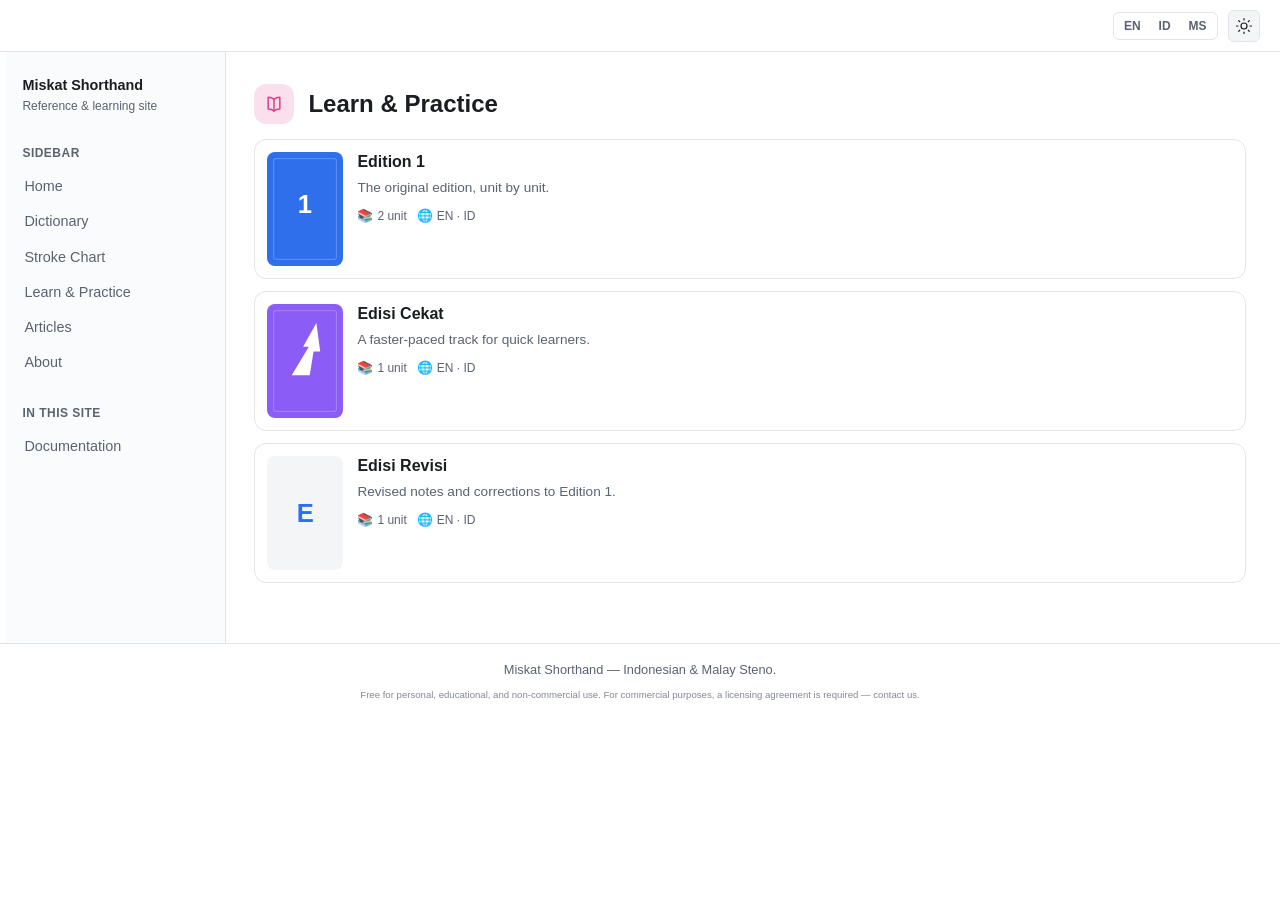
<file: l&p.html>
<!DOCTYPE html>
<html lang="en">
<head>
<meta charset="UTF-8">
<meta http-equiv="Content-Security-Policy" content="default-src 'self'; script-src 'self'; style-src 'self' 'unsafe-inline'; img-src 'self' data: https:; font-src 'self' data:; connect-src 'self' https://script.google.com https://script.googleusercontent.com; object-src 'none'; base-uri 'self'; form-action 'self'">
<meta name="viewport" content="width=device-width, initial-scale=1.0">
<title>Learn & Practice — Miskat Shorthand</title>
<meta name="description" content="Step-by-step editions and units, from beginner to pro.">
<link rel="stylesheet" href="assets/style.css?v=1.4.5">
</head>
<body>

<header class="topbar">
  <div class="topbar-inner">
    <button class="nav-toggle" id="navToggle" aria-label="Open menu" aria-expanded="false"><span></span></button>
    <div class="topbar-spacer"></div>
    <div class="lang-switch">
      <button class="lang-btn" data-lang="en">EN</button>
      <button class="lang-btn" data-lang="id">ID</button>
      <button class="lang-btn" data-lang="ms">MS</button>
    </div>
    <button class="theme-toggle" id="themeToggle" aria-label="Toggle theme" title="Toggle theme">
      <svg class="icon icon-sun" viewBox="0 0 24 24" width="18" height="18"><circle cx="12" cy="12" r="4"/><path d="M12 2v2M12 20v2M4.9 4.9l1.4 1.4M17.7 17.7l1.4 1.4M2 12h2M20 12h2M4.9 19.1l1.4-1.4M17.7 6.3l1.4-1.4"/></svg>
      <svg class="icon icon-moon" viewBox="0 0 24 24" width="18" height="18"><path d="M21 12.8A9 9 0 1111.2 3 7 7 0 0021 12.8z"/></svg>
    </button>
  </div>
</header>

<div class="sidebar-backdrop" id="sidebarBackdrop"></div>

<div class="shell">
  <nav class="sidebar" id="sidebar">
    <div class="sidebar-top">
      <a href="index.html" data-i18n="nav.title">Miskat Shorthand</a>
      <span data-i18n="nav.subtitle">Reference &amp; learning site</span>
    </div>
    <div class="sidebar-section">
      <p class="sidebar-title" data-i18n="nav.sidebar">Sidebar</p>
      <ul class="sidebar-list">
        <li><a href="index.html" data-i18n="nav.homepage">Home</a></li>
        <li><a href="dict.html" data-i18n="nav.dict">Dictionary</a></li>
        <li><a href="stroke-chart.html" data-i18n="nav.stroke">Stroke Chart</a></li>
        <li><a href="l&p.html" data-i18n="nav.l&p">Learn & Practice</a></li>
        <li><a href="articles.html" data-i18n="nav.articles">Articles</a></li>
        <li><a href="about.html" data-i18n="nav.about">About</a></li>
      </ul>
      <br>
      <p class="sidebar-title" data-i18n="nav.its">In this site</p>
      <ul class="sidebar-list">
        <li><a href="articles.html" data-i18n="nav.documentation">Documentation</a></li>
      </ul>
    </div>
  </nav>

  <main class="content">
    <div class="page-header">
      <span class="page-header-icon page-header-icon--pink">
        <svg viewBox="0 0 24 24"><path d="M12 6.5C10.5 5 8 4 5 4v14c3 0 5.5 1 7 2.5C13.5 19 16 18 19 18V4c-3 0-5.5 1-7 2.5z"/><path d="M12 6.5v14"/></svg>
      </span>
      <div>
        <h1 class="page-title" id="unitTitle" data-i18n="unit.title">Learn & Practice</h1>
        <p class="page-lead" id="unitLead" data-i18n="unit.lead">Step-by-step units from beginner to pro, with drills for speed and muscle memory.</p>
      </div>
    </div>

    <nav class="unit-breadcrumb" id="unitBreadcrumb"></nav>

    <section class="article-list" id="unitList"></section>

    <div class="unit-restricted-notice" id="unitRestrictedNotice" hidden>
      <svg viewBox="0 0 24 24"><rect x="5" y="11" width="14" height="9" rx="2"/><path d="M8 11V7a4 4 0 018 0v4"/></svg>
      <span data-i18n="unit.restricted.notice">This content is for viewing only here — copying, saving, and printing are disabled.</span>
    </div>
    <article class="article-body unit-body" id="unitBody" hidden></article>
  </main>
</div>

<footer class="site-footer" data-i18n="footer.text">Miskat Shorthand — Indonesian & Malay Steno.</footer>

<footer class="site-footer-ls" data-i18n="footer.ls">Free for personal, educational, and non-commercial use. For commercial purposes, a licensing agreement is required — contact us.</footer>

<script src="assets/js/site.js?v=1.4.5"></script>
<script src="assets/js/i18n.js?v=1.4.5"></script>
<script src="assets/js/learn.js?v=2.0.0"></script>
</body>
</html>
</file>
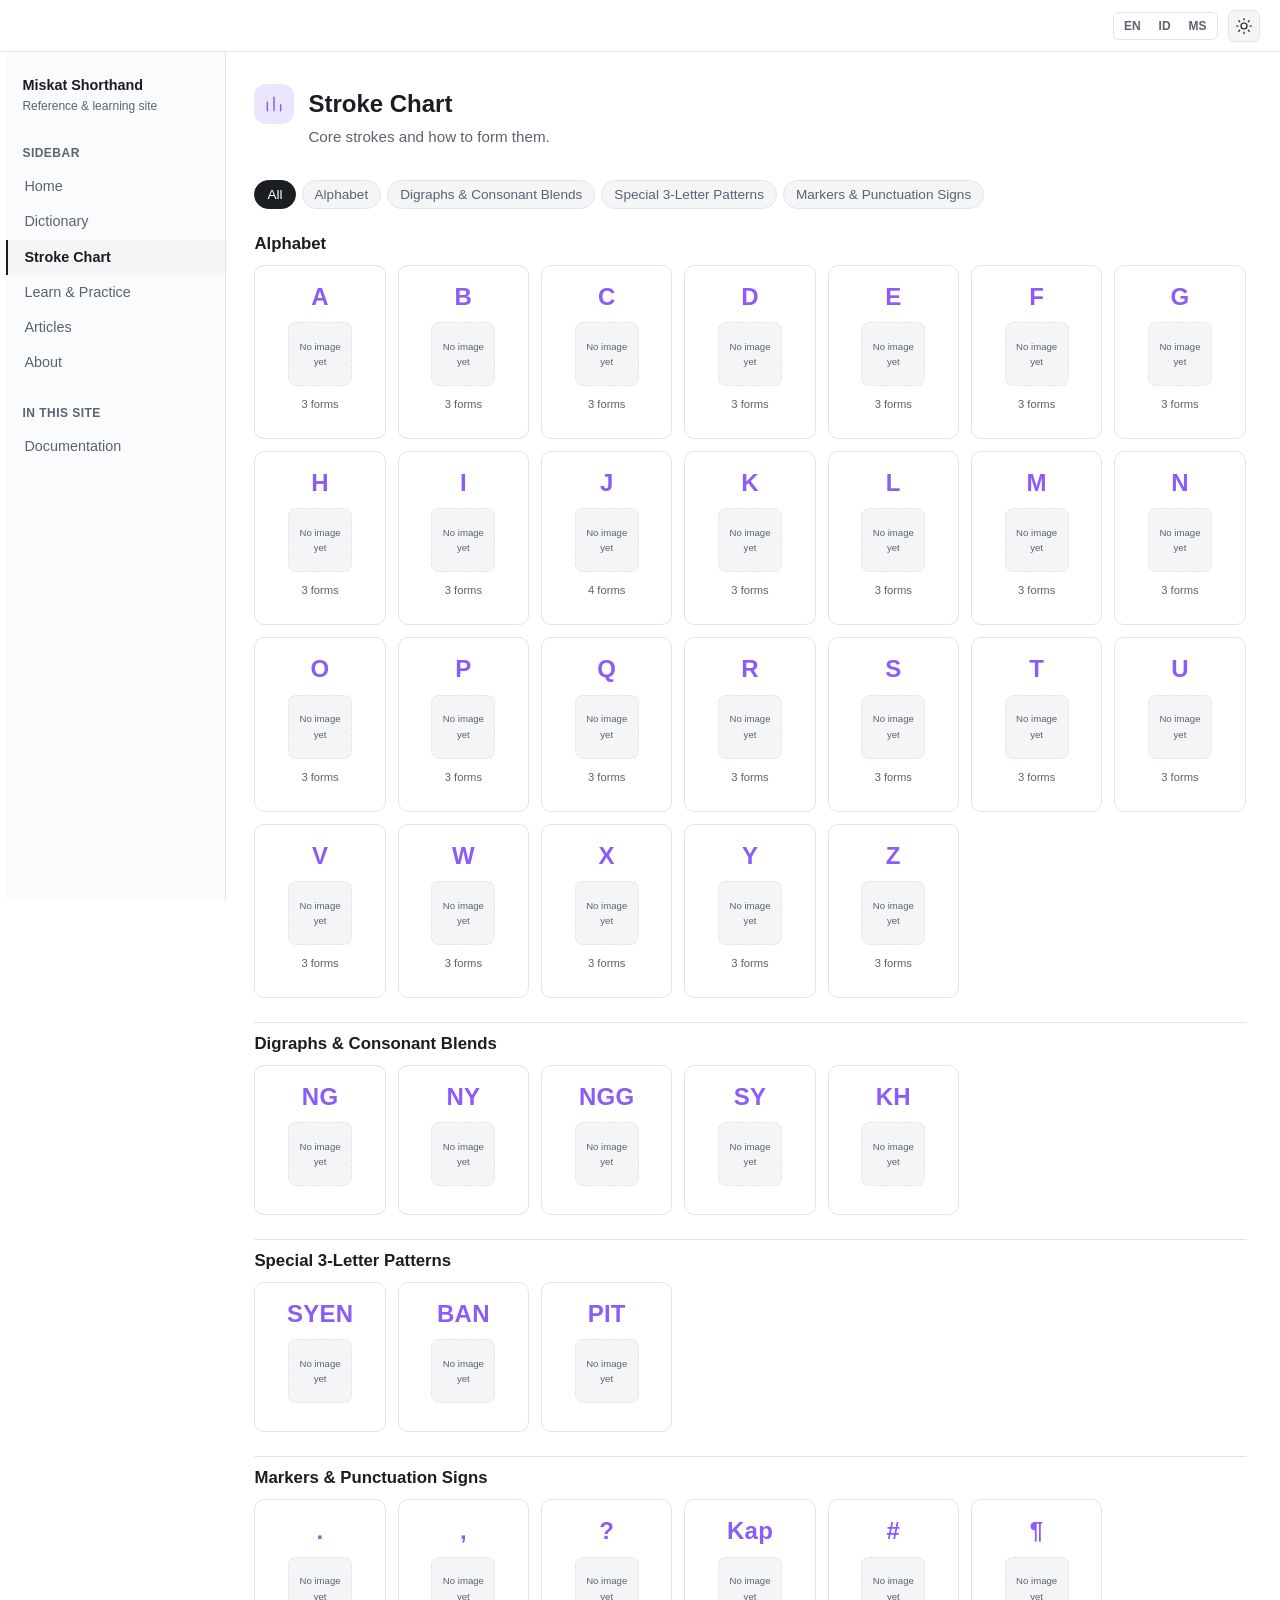
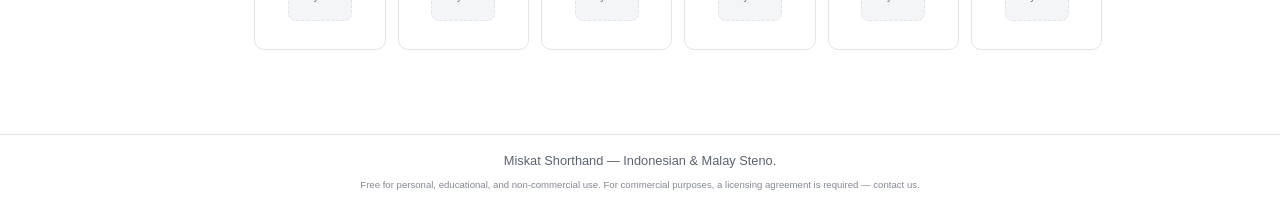
<file: stroke-chart.html>
<!DOCTYPE html>
<html lang="en">
<head>
<meta charset="UTF-8">
<meta http-equiv="Content-Security-Policy" content="default-src 'self'; script-src 'self'; style-src 'self' 'unsafe-inline'; img-src 'self' data: https:; font-src 'self' data:; connect-src 'self' https://script.google.com https://script.googleusercontent.com; object-src 'none'; base-uri 'self'; form-action 'self'">
<meta name="viewport" content="width=device-width, initial-scale=1.0">
<title>Stroke Chart — Miskat Shorthand</title>
<meta name="description" content="Browse the core strokes: alphabet, digraphs, and special multi-letter patterns.">
<link rel="stylesheet" href="assets/style.css?v=1.4.5">
</head>
<body>

<header class="topbar">
  <div class="topbar-inner">
    <button class="nav-toggle" id="navToggle" aria-label="Open menu" aria-expanded="false"><span></span></button>
    <div class="topbar-spacer"></div>
    <div class="lang-switch">
      <button class="lang-btn" data-lang="en">EN</button>
      <button class="lang-btn" data-lang="id">ID</button>
      <button class="lang-btn" data-lang="ms">MS</button>
    </div>
    <button class="theme-toggle" id="themeToggle" aria-label="Toggle theme" title="Toggle theme">
      <svg class="icon icon-sun" viewBox="0 0 24 24" width="18" height="18"><circle cx="12" cy="12" r="4"/><path d="M12 2v2M12 20v2M4.9 4.9l1.4 1.4M17.7 17.7l1.4 1.4M2 12h2M20 12h2M4.9 19.1l1.4-1.4M17.7 6.3l1.4-1.4"/></svg>
      <svg class="icon icon-moon" viewBox="0 0 24 24" width="18" height="18"><path d="M21 12.8A9 9 0 1111.2 3 7 7 0 0021 12.8z"/></svg>
    </button>
  </div>
</header>

<div class="sidebar-backdrop" id="sidebarBackdrop"></div>

<div class="shell">
  <nav class="sidebar" id="sidebar">
    <div class="sidebar-top">
      <a href="index.html" data-i18n="nav.title">Miskat Shorthand</a>
      <span data-i18n="nav.subtitle">Reference &amp; learning site</span>
    </div>
    <div class="sidebar-section">
      <p class="sidebar-title" data-i18n="nav.sidebar">Sidebar</p>
      <ul class="sidebar-list">
        <li><a href="index.html" data-i18n="nav.homepage">Home</a></li>
        <li><a href="dict.html" data-i18n="nav.dict">Dictionary</a></li>
        <li><a href="stroke-chart.html" data-i18n="nav.stroke">Stroke Chart</a></li>
        <li><a href="l&p.html" data-i18n="nav.l&p">Learn & Practice</a></li>
        <li><a href="articles.html" data-i18n="nav.articles">Articles</a></li>
        <li><a href="about.html" data-i18n="nav.about">About</a></li>
      </ul>
      <br>
      <p class="sidebar-title" data-i18n="nav.its">In this site</p>
      <ul class="sidebar-list">
        <li><a href="articles.html" data-i18n="nav.documentation">Documentation</a></li>
      </ul>
    </div>
  </nav>

  <main class="content">
    <div class="page-header">
      <span class="page-header-icon page-header-icon--b">
        <svg viewBox="0 0 24 24"><path d="M4 20V10M12 20V4M20 20v-7"/></svg>
      </span>
      <div>
        <h1 class="page-title" data-i18n="stroke.title">Stroke Chart</h1>
        <p class="page-lead" data-i18n="stroke.lead">Core strokes and how to form them.</p>
      </div>
    </div>
    <br>
    <div class="topic-chips" id="strokeGroupChips"></div>
    <p class="dict-status" id="strokeStatus"></p>

    <div id="strokeChartRoot"></div>
  </main>
</div>

<footer class="site-footer" data-i18n="footer.text">Miskat Shorthand — Indonesian & Malay Steno.</footer>

<footer class="site-footer-ls" data-i18n="footer.ls">Free for personal, educational, and non-commercial use. For commercial purposes, a licensing agreement is required — contact us.</footer>

<script src="assets/js/site.js?v=1.4.5"></script>
<script src="assets/js/i18n.js?v=1.4.5"></script>
<script src="assets/js/stroke-chart.js?v=1.4.5"></script>
</body>
</html>
</file>
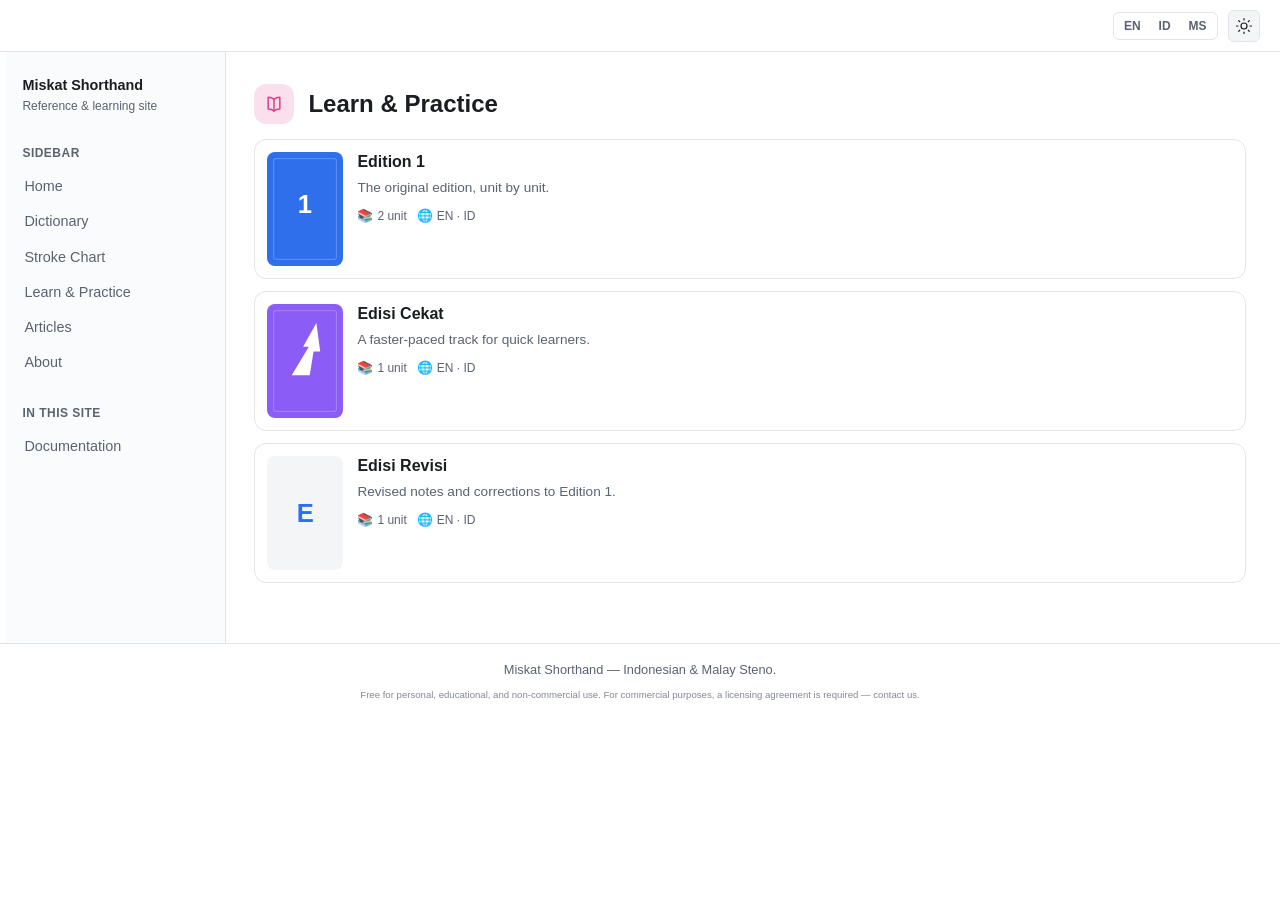
<file: unit.html>
<!DOCTYPE html>
<html lang="en">
<head>
<meta charset="UTF-8">
<meta http-equiv="Content-Security-Policy" content="default-src 'self'; script-src 'self'; style-src 'self' 'unsafe-inline'; img-src 'self' data: https:; font-src 'self' data:; connect-src 'self' https://script.google.com https://script.googleusercontent.com; object-src 'none'; base-uri 'self'; form-action 'self'">
<meta name="viewport" content="width=device-width, initial-scale=1.0">
<title>Learn & Practice — Miskat Shorthand</title>
<meta name="description" content="">
<link rel="stylesheet" href="assets/style.css?v=1.4.5">
</head>
<body>

<header class="topbar">
  <div class="topbar-inner">
    <button class="nav-toggle" id="navToggle" aria-label="Open menu" aria-expanded="false"><span></span></button>
    <div class="topbar-spacer"></div>
    <div class="lang-switch">
      <button class="lang-btn" data-lang="en">EN</button>
      <button class="lang-btn" data-lang="id">ID</button>
      <button class="lang-btn" data-lang="ms">MS</button>
    </div>
    <button class="theme-toggle" id="themeToggle" aria-label="Toggle theme" title="Toggle theme">
      <svg class="icon icon-sun" viewBox="0 0 24 24" width="18" height="18"><circle cx="12" cy="12" r="4"/><path d="M12 2v2M12 20v2M4.9 4.9l1.4 1.4M17.7 17.7l1.4 1.4M2 12h2M20 12h2M4.9 19.1l1.4-1.4M17.7 6.3l1.4-1.4"/></svg>
      <svg class="icon icon-moon" viewBox="0 0 24 24" width="18" height="18"><path d="M21 12.8A9 9 0 1111.2 3 7 7 0 0021 12.8z"/></svg>
    </button>
  </div>
</header>

<div class="sidebar-backdrop" id="sidebarBackdrop"></div>

<div class="shell">
  <nav class="sidebar" id="sidebar">
    <div class="sidebar-top">
      <a href="index.html" data-i18n="nav.title">Miskat Shorthand</a>
      <span data-i18n="nav.subtitle">Reference &amp; learning site</span>
    </div>
    <div class="sidebar-section">
      <p class="sidebar-title" data-i18n="nav.sidebar">Sidebar</p>
      <ul class="sidebar-list">
        <li><a href="index.html" data-i18n="nav.homepage">Home</a></li>
        <li><a href="dict.html" data-i18n="nav.dict">Dictionary</a></li>
        <li><a href="stroke-chart.html" data-i18n="nav.stroke">Stroke Chart</a></li>
        <li><a href="l&p.html" data-i18n="nav.l&p">Learn & Practice</a></li>
        <li><a href="articles.html" data-i18n="nav.articles">Articles</a></li>
        <li><a href="about.html" data-i18n="nav.about">About</a></li>
      </ul>
      <br>
      <p class="sidebar-title" data-i18n="nav.its">In this site</p>
      <ul class="sidebar-list">
        <li><a href="articles.html" data-i18n="nav.documentation">Documentation</a></li>
      </ul>
    </div>
  </nav>

  <main class="content">
    <div class="page-header">
      <span class="page-header-icon page-header-icon--pink">
        <svg viewBox="0 0 24 24"><path d="M12 6.5C10.5 5 8 4 5 4v14c3 0 5.5 1 7 2.5C13.5 19 16 18 19 18V4c-3 0-5.5 1-7 2.5z"/><path d="M12 6.5v14"/></svg>
      </span>
      <div>
        <h1 class="page-title" id="unitTitle"></h1>
        <p class="page-lead" id="unitLead"></p>
      </div>
    </div>

    <nav class="unit-breadcrumb" id="unitBreadcrumb"></nav>

    <section class="article-list" id="unitList"></section>

    <div class="unit-restricted-notice" id="unitRestrictedNotice" hidden>
      <svg viewBox="0 0 24 24"><rect x="5" y="11" width="14" height="9" rx="2"/><path d="M8 11V7a4 4 0 018 0v4"/></svg>
      <span data-i18n="unit.restricted.notice">This content is for viewing only here — copying, saving, and printing are disabled.</span>
    </div>
    <article class="article-body unit-body" id="unitBody" hidden></article>
  </main>
</div>

<footer class="site-footer" data-i18n="footer.text">Miskat Shorthand — Indonesian & Malay Steno.</footer>

<footer class="site-footer-ls" data-i18n="footer.ls">Free for personal, educational, and non-commercial use. For commercial purposes, a licensing agreement is required — contact us.</footer>

<script src="assets/js/site.js?v=1.4.5"></script>
<script src="assets/js/i18n.js?v=1.4.5"></script>
<script src="assets/js/learn.js?v=2.0.0"></script>
</body>
</html>
</file>
<file: assets/style.css>
:root {
  color-scheme: light;
  --bg: #ffffff;
  --bg-alt: #f4f5f7;
  --text: #1a1d21;
  --text-muted: #5b6270;
  --border: #e2e4e9;
  --accent: #2f6feb;
  --accent-contrast: #ffffff;
  --card-bg: #ffffff;
  --header-bg: #ffffff;
  --sidebar-bg: #fafbfc;
  --code-bg: #f0f1f3;
  --def: #f4f5f7;
  --shadow: 0 1px 3px rgba(0,0,0,0.08);
  --header-h: 52px;
  --accent-2: #8b5cf6;
  --accent-3: #0ea472;
  --accent-4: #e07c1a;
  --accent-5: #dd3d8a;
  --accent-6: #e24028;
  --accent-7: #e27b28;
  --accent-8: #cea51c;
  --accent-9: #96a216;
  --accent-10: #6aa216;
  --accent-11: #3ea216;
  --accent-12: #16a21a;
  --accent-13: #16a246;
  --accent-14: #16a272;
  --accent-15: #18b4b0;
  --accent-16: #1886b4;
  --accent-17: #2871e2;
  --accent-18: #2836e2;
  --accent-19: #5428e2;
  --accent-20: #8f28e2;
  --accent-21: #c928e2;
  --accent-22: #e228bf;
  --accent-23: #e22884;
  --accent-24: #e2284a;
  --max-w: min(1440px, 99vw);
}

@media (prefers-color-scheme: dark) {
  :root {
    color-scheme: dark;
    --bg: #14161a;
    --bg-alt: #1b1e24;
    --text: #e7e9ee;
    --text-muted: #9aa1ac;
    --border: #2a2e36;
    --accent: #5b9dff;
    --accent-contrast: #0d1117;
    --card-bg: #1b1e24;
    --header-bg: #14161a;
    --sidebar-bg: #16181d;
    --code-bg: #1e2128;
    --def: #252930;
    --shadow: 0 1px 3px rgba(0,0,0,0.4);
    --accent-2: #a78bfa;
    --accent-3: #34d399;
    --accent-4: #fbb454;
    --accent-5: #f472b6;
    --accent-6: #f29688;
    --accent-7: #f2b788;
    --accent-8: #efd06c;
    --accent-9: #dcea3e;
    --accent-10: #a6ea3e;
    --accent-11: #70ea3e;
    --accent-12: #3eea43;
    --accent-13: #3eea79;
    --accent-14: #3eeaaf;
    --accent-15: #51ece8;
    --accent-16: #51beec;
    --accent-17: #88b1f2;
    --accent-18: #8890f2;
    --accent-19: #a188f2;
    --accent-20: #c288f2;
    --accent-21: #e488f2;
    --accent-22: #f288de;
    --accent-23: #f288bd;
    --accent-24: #f2889b;
  }
}

html[data-theme="light"] {
  color-scheme: light;
  --bg: #ffffff; --bg-alt: #f4f5f7; --text: #1a1d21; --text-muted: #5b6270;
  --border: #e2e4e9; --accent: #2f6feb; --accent-contrast: #ffffff;
  --card-bg: #ffffff; --header-bg: #ffffff; --sidebar-bg: #fafbfc;
  --code-bg: #f0f1f3; --def: #f4f5f7; --shadow: 0 1px 3px rgba(0,0,0,0.08);
  --accent-2: #8b5cf6; --accent-3: #0ea472; --accent-4: #e07c1a; --accent-5: #dd3d8a;
  --accent-6: #e24028; --accent-7: #e27b28; --accent-8: #cea51c; --accent-9: #96a216;
  --accent-10: #6aa216; --accent-11: #3ea216; --accent-12: #16a21a; --accent-13: #16a246;
  --accent-14: #16a272; --accent-15: #18b4b0; --accent-16: #1886b4; --accent-17: #2871e2;
  --accent-18: #2836e2; --accent-19: #5428e2; --accent-20: #8f28e2; --accent-21: #c928e2;
  --accent-22: #e228bf; --accent-23: #e22884; --accent-24: #e2284a;
}
html[data-theme="dark"] {
  color-scheme: dark;
  --bg: #14161a; --bg-alt: #1b1e24; --text: #e7e9ee; --text-muted: #9aa1ac;
  --border: #2a2e36; --accent: #5b9dff; --accent-contrast: #0d1117;
  --card-bg: #1b1e24; --header-bg: #14161a; --sidebar-bg: #16181d;
  --code-bg: #1e2128; --def: #252930; --shadow: 0 1px 3px rgba(0,0,0,0.4);
  --accent-2: #a78bfa; --accent-3: #34d399; --accent-4: #fbb454; --accent-5: #f472b6;
  --accent-6: #f29688; --accent-7: #f2b788; --accent-8: #efd06c; --accent-9: #dcea3e;
  --accent-10: #a6ea3e; --accent-11: #70ea3e; --accent-12: #3eea43; --accent-13: #3eea79;
  --accent-14: #3eeaaf; --accent-15: #51ece8; --accent-16: #51beec; --accent-17: #88b1f2;
  --accent-18: #8890f2; --accent-19: #a188f2; --accent-20: #c288f2; --accent-21: #e488f2;
  --accent-22: #f288de; --accent-23: #f288bd; --accent-24: #f2889b;
}

* { box-sizing: border-box; }
html, body { margin: 0; padding: 0; }
body {
  background: var(--bg);
  color: var(--text);
  font-family: -apple-system, BlinkMacSystemFont, "Segoe UI", Roboto, Helvetica, Arial, sans-serif;
  font-size: 0.95rem;
  line-height: 1.6;
  -webkit-font-smoothing: antialiased;
}
a { color: var(--accent); text-decoration: none; }
a:hover { text-decoration: underline; }
h1, h2, h3 { line-height: 1.3; }
code {
  background: var(--code-bg);
  border-radius: 4px;
  padding: 2px 6px;
  font-size: 0.9em;
}

/* == Top bar == */
.topbar {
  position: sticky;
  top: 0;
  z-index: 60;
  height: var(--header-h);
  background: var(--header-bg);
  border-bottom: 1px solid var(--border);
}
.topbar-inner {
  display: flex;
  align-items: center;
  gap: 10px;
  height: 100%;
  max-width: var(--max-w);
  margin: 0 auto;
  padding: 0 14px;
}
.nav-toggle {
  display: none;
  align-items: center;
  justify-content: center;
  width: 32px;
  height: 32px;
  background: none;
  border: none;
  cursor: pointer;
  padding: 0;
  flex-shrink: 0;
}
.nav-toggle span {
  display: block;
  width: 18px;
  height: 2px;
  background: var(--text);
  border-radius: 4px;
  position: relative;
}
.nav-toggle span::before, .nav-toggle span::after {
  content: "";
  position: absolute;
  left: 0;
  width: 18px;
  height: 2px;
  background: var(--text);
  border-radius: 4px;
}
.nav-toggle span::before { top: -6px; }
.nav-toggle span::after { top: 6px; }

.brand {
  font-weight: 700;
  font-size: 1rem;
  color: var(--text);
  white-space: nowrap;
}
.brand span { color: var(--text-muted); }
.brand:hover { text-decoration: none; }

.topbar-spacer { flex: 1; }

.theme-toggle {
  display: flex;
  align-items: center;
  justify-content: center;
  width: 32px;
  height: 32px;
  border-radius: 6px;
  border: 1px solid var(--border);
  background: var(--bg-alt);
  color: var(--text);
  cursor: pointer;
  flex-shrink: 0;
}
.theme-toggle .icon { fill: none; stroke: currentColor; stroke-width: 1.6; stroke-linecap: round; }
.theme-toggle .icon-moon { display: none; }
html[data-theme="dark"] .theme-toggle .icon-sun,
html:not([data-theme]) .icon-sun { display: block; }
@media (prefers-color-scheme: dark) {
  html:not([data-theme]) .theme-toggle .icon-sun { display: none; }
  html:not([data-theme]) .theme-toggle .icon-moon { display: block; }
}
html[data-theme="dark"] .theme-toggle .icon-sun { display: none; }
html[data-theme="dark"] .theme-toggle .icon-moon { display: block; }
html[data-theme="light"] .theme-toggle .icon-moon { display: none; }
html[data-theme="light"] .theme-toggle .icon-sun { display: block; }

.lang-switch {
  display: flex;
  gap: 2px;
  border: 1px solid var(--border);
  border-radius: 6px;
  padding: 2px;
  flex-shrink: 0;
}
.lang-btn {
  border: none;
  background: none;
  color: var(--text-muted);
  font-size: 0.75rem;
  font-weight: 600;
  text-transform: uppercase;
  padding: 4px 8px;
  border-radius: 4px;
  cursor: pointer;
}
.lang-btn:hover { color: var(--text); }
.lang-btn.active { background: var(--text); color: var(--accent-contrast); }

/* == Shell: sidebar + content == */
.shell {
  display: flex;
  align-items: flex-start;
  max-width: var(--max-w);
  margin: 0 auto;
}

.sidebar {
  width: 220px;
  flex-shrink: 0;
  align-self: stretch;
  border-right: 1px solid var(--border);
  background: var(--sidebar-bg);
  position: sticky;
  top: var(--header-h);
  max-height: calc(100vh - var(--header-h));
  overflow-y: auto;
  padding: 16px 0;
}
.sidebar-top {
  border-bottom: 1px solid var(--border-soft);
  padding: 6px 16px;
  margin: 0 0 16px;
}
.sidebar-top a {
  font-weight: 700;
  display: block;
  font-size: 0.9rem;
  color:var(--text);
}
.sidebar-top span {
  display: block;
  color: var(--text-muted);
  font-size: 0.75rem;
  margin: 0 0 6px;
}
.sidebar-section { margin-bottom: 16px; }
.sidebar-title {
  font-size: 0.75rem;
  text-transform: uppercase;
  letter-spacing: 0.04em;
  color: var(--text-muted);
  padding: 0 16px;
  margin: 0 0 6px;
  font-weight: 700;
}
.sidebar-list { list-style: none; margin: 0; padding: 0; }
.sidebar-list a {
  display: block;
  padding: 6px 16px;
  color: var(--text-muted);
  font-size: 0.9rem;
  border-left: 2px solid transparent;
}
.sidebar-list a:hover { color: var(--text); text-decoration: none; background: var(--bg-alt); }
.sidebar-list a.active {
  color: var(--text);
  border-left-color: var(--text);
  background: var(--bg-alt);
  font-weight: 600;
}
.sidebar-sublist { list-style: none; margin: 2px 0 6px; padding: 0; }
.sidebar-sublist a { padding: 4px 16px 4px 32px; font-size: 0.85rem; }

.sidebar-backdrop {
  display: none;
  position: fixed;
  inset: 0;
  background: rgba(0,0,0,0.4);
  z-index: 62;
}

.content {
  flex: 1;
  min-width: 0;
  padding: 32px 28px 60px;
}
.content-narrow { max-width: 760px; }

/* == Mobile drawer == */
@media (max-width: 860px) {
  .nav-toggle { display: flex; }
  .sidebar {
    position: fixed;
    top: 0;
    left: 0;
    width: 250px;
    max-width: 82vw;
    height: 100vh;
    height: 100dvh;
    padding-top: calc(var(--header-h) + 10px);
    transform: translateX(-100%);
    transition: transform 0.18s ease;
    z-index: 65;
  }
  .sidebar.open { transform: translateX(0); box-shadow: 2px 0 10px rgba(0,0,0,.25); }
  .sidebar-backdrop.open { display: block; }
  .content { padding: 20px 16px 48px; }
}

/* == Page bits == */
.page-title { font-size: 1.5rem; margin: 0 0 6px; }
.page-lead { color: var(--text-muted); margin: 0 0 6px; }

/* In-page sub-section header, smaller than the page's H1/lead */
.section-header__title { font-size: 1.15rem; margin-top: 28px; }
.section-header__lead { margin-bottom: 14px; }

/* Page H1 icon badge, matched to each page's feature-card accent:
   (none)=accent/Dictionary, --b=accent-2/Stroke Chart, --c=accent-3/Learn,
   --neutral=gray/About, --pink=accent-5/Articles */
.page-header { display: flex; align-items: flex-start; gap: 14px; }
.page-header .page-title { margin: 4px 0 6px; }
.page-header-icon {
  width: 40px; height: 40px;
  border-radius: 12px;
  display: flex; align-items: center; justify-content: center;
  flex-shrink: 0;
  background: color-mix(in srgb, var(--accent) 16%, transparent);
  color: var(--accent);
}
.page-header-icon svg { width: 20px; height: 20px; fill: none; stroke: currentColor; stroke-width: 1.8; stroke-linecap: round; stroke-linejoin: round; }
.page-header-icon--a { background: color-mix(in srgb, var(--accent) 16%, transparent); color: var(--accent); }
.page-header-icon--b { background: color-mix(in srgb, var(--accent-2) 16%, transparent); color: var(--accent-2); }
.page-header-icon--c { background: color-mix(in srgb, var(--accent-3) 16%, transparent); color: var(--accent-3); }
.page-header-icon--neutral { background: var(--def); color: var(--text-muted); }
.page-header-icon--pink { background: color-mix(in srgb, var(--accent-5) 16%, transparent); color: var(--accent-5); }

.introduction { padding: 6px 0 8px; }
.introduction h1 { font-size: 1.9rem; margin: 0 0 8px; }
.tagline { color: var(--text-muted); font-size: 1rem; margin: 0 0 20px; }

.lookup-box {
  background: var(--card-bg);
  border: 1px solid var(--border);
  border-radius: 10px;
  padding: 14px 16px;
  margin-bottom: 20px;
}
.lookup-box label:not(.advanced-toggle) { display: block; font-size: 0.8rem; color: var(--text-muted); margin-bottom: 8px; }
/* Needed so [hidden] beats .lookup-row's display:flex */
[hidden] { display: none !important; }

.lookup-row { display: flex; gap: 8px; margin-bottom: 10px; }
.lookup-row:last-child { margin-bottom: 0; }

.lookup-toggle-row {
  display: flex;
  align-items: center;
  justify-content: space-between;
  gap: 10px;
  margin-bottom: 10px;
}
.lookup-simple-label { font-size: 0.8rem; color: var(--text-muted); }
.advanced-toggle {
  display: flex;
  align-items: center;
  gap: 6px;
  font-size: 0.8rem;
  color: var(--text-muted);
  cursor: pointer;
  white-space: nowrap;
  margin-bottom: 0;
}
.advanced-toggle input[type="checkbox"] {
  -webkit-appearance: none;
  appearance: none;
  margin: 0;
  width: 18px;
  height: 18px;
  border-radius: 6px;
  border: 1px solid var(--border);
  background: color-mix(in srgb, var(--text) 10%, transparent);
  cursor: pointer;
  position: relative;
  flex-shrink: 0;
}
.advanced-toggle input[type="checkbox"]:checked {
  background: var(--accent);
  border-color: var(--accent);
}
.advanced-toggle input[type="checkbox"]:checked::after {
  content: "";
  position: absolute;
  left: 5px;
  top: 1px;
  width: 5px;
  height: 9px;
  border: solid var(--accent-contrast);
  border-width: 0 2px 2px 0;
  transform: rotate(45deg);
}
.advanced-toggle input[type="checkbox"]:focus-visible {
  outline: 2px solid var(--accent);
  outline-offset: 2px;
}

/* Label inline with input to save vertical space on mobile */
.advanced-search { margin-top: 2px; }
.show-categories-toggle { margin-bottom: 12px; }
.field-inline { display: flex; align-items: center; gap: 8px; margin-bottom: 8px; }
.field-inline:last-child { margin-bottom: 0; }
.lookup-box .field-label {
  display: inline-block;
  flex: 0 0 52px;
  margin-bottom: 0;
  font-size: 0.75rem;
  color: var(--text-muted);
  white-space: nowrap;
}
.field-inline .search-input { flex: 1; min-width: 0; }
.field-pair { display: flex; gap: 10px; margin-bottom: 8px; }
.field-pair .field-inline { flex: 1; margin-bottom: 0; min-width: 0; }
.field-inline-compact .field-label { flex-basis: 40px; }

#lookupInput, .search-input {
  flex: 1;
  padding: 8px 10px;
  border-radius: 6px;
  border: 1px solid var(--border);
  background: var(--bg);
  color: var(--text);
  font-size: 0.95rem;
  min-width: 0;
}
#lookupInput:focus, .search-input:focus { outline: 2px solid var(--accent); outline-offset: 1px; }
#lookupBtn {
  padding: 10px 16px;
  border-radius: 6px;
  border: none;
  background: var(--accent);
  color: var(--accent-contrast);
  font-weight: 600;
  cursor: pointer;
}
#lookupBtn:hover { opacity: 0.9; }
.lookup-result { margin: 10px 0 0; font-size: 0.9rem; color: var(--text-muted); min-height: 1.2em; }

/* == Feature grid: homepage cards, several design variants == */
.feature-grid {
  display: grid;
  grid-template-columns: repeat(auto-fit, minmax(210px, 1fr));
  gap: 16px;
  margin-top: 6px;
}
.feature-card {
  position: relative;
  display: flex;
  flex-direction: column;
  gap: 4px;
  padding: 20px;
  border-radius: 12px;
  text-decoration: none;
  color: var(--text);
  overflow: hidden;
  isolation: isolate;
}
.feature-card:hover { text-decoration: none; }
.feature-card__icon {
  width: 38px; height: 38px;
  border-radius: 10px;
  display: flex; align-items: center; justify-content: center;
  flex-shrink: 0;
  margin-bottom: 10px;
}
.feature-card__icon svg { width: 19px; height: 19px; fill: none; stroke: currentColor; stroke-width: 1.8; stroke-linecap: round; stroke-linejoin: round; }
.feature-card h3 { margin: 0 0 2px; font-size: 0.9rem; position: relative; z-index: 1; }
.feature-card p { margin: 0; color: var(--text-muted); font-size: 0.8rem; position: relative; z-index: 1; }

/* Glow variants: shared blob background, one accent hue each (glow=accent, ring=accent-2, stripe=accent-3) */
.feature-card--glow,
.feature-card--ring,
.feature-card--stripe {
  background: var(--bg);
  border: 1px solid var(--border);
}
.feature-card--stripe { flex-direction: column; gap: 4px; }
.feature-card--glow::before, .feature-card--glow::after,
.feature-card--ring::before, .feature-card--ring::after,
.feature-card--stripe::before, .feature-card--stripe::after {
  content: "";
  position: absolute;
  z-index: 0;
  width: 160px; height: 160px;
  border-radius: 50%;
  filter: blur(38px);
  opacity: 0.2;
  pointer-events: none;
}
.feature-card--glow::before { background: var(--accent); top: -60px; right: -50px; }
.feature-card--glow::after { background: var(--accent); bottom: -70px; left: -40px; opacity: 0.05; }
.feature-card--glow:hover { border-color: var(--accent); }
.feature-card--glow .feature-card__icon { background: color-mix(in srgb, var(--accent) 16%, transparent); color: var(--accent); }

.feature-card--ring::before { background: var(--accent-2); top: -60px; right: -50px; }
.feature-card--ring::after { background: var(--accent-2); bottom: -70px; left: -40px; opacity: 0.05; }
.feature-card--ring:hover { border-color: var(--accent-2); }
.feature-card--ring .feature-card__inner { display: flex; flex-direction: column; gap: 4px; position: relative; z-index: 1; }
.feature-card--ring .feature-card__icon { background: color-mix(in srgb, var(--accent-2) 16%, transparent); color: var(--accent-2); }

.feature-card--stripe::before { background: var(--accent-3); top: -60px; right: -50px; }
.feature-card--stripe::after { background: var(--accent-3); bottom: -70px; left: -40px; opacity: 0.05; }
.feature-card--stripe:hover { border-color: var(--accent-3); }
.feature-card--stripe .feature-card__icon { background: color-mix(in srgb, var(--accent-3) 18%, transparent); color: var(--accent-3); }
.feature-card--stripe .feature-card__body { display: flex; flex-direction: column; gap: 4px; position: relative; z-index: 1; }

/* Outline variant: low-emphasis ghost card (About) */
.feature-card--outline {
  background: transparent;
  border: 1px dashed var(--border);
}
.feature-card--outline:hover { border-style: solid; border-color: var(--text-muted); }
.feature-card--outline .feature-card__icon { background: var(--def); color: var(--text-muted); }

/* Topic directory: plain by default, colored via inline --topic-color on the <a> in index.html */
.topic-directory { display: grid; grid-template-columns: repeat(auto-fill, minmax(240px, 1fr)); gap: 10px; }
.topic-row {
  position: relative;
  display: flex;
  align-items: center;
  gap: 12px;
  padding: 12px 16px;
  border: 1px solid var(--border);
  border-radius: 12px;
  background: var(--card-bg);
  text-decoration: none;
  color: var(--text);
  overflow: hidden;
  transition: border-color 0.15s ease, box-shadow 0.15s ease, transform 0.15s ease;
}
/* Left accent bar: transparent by default, follows --topic-color if set */
.topic-row::before {
  content: "";
  position: absolute;
  left: 0; top: 0; bottom: 0;
  width: 3px;
  background: transparent;
}
.topic-row[style*="--topic-color"]::before { background: var(--topic-color); }
.topic-row:hover {
  text-decoration: none;
  border-color: var(--text-muted);
  box-shadow: var(--shadow);
  transform: translateX(3px);
}
.topic-row[style*="--topic-color"]:hover { border-color: var(--topic-color); }

.topic-row__badge {
  width: 38px; height: 38px;
  border-radius: 12px;
  flex-shrink: 0;
  display: flex; align-items: center; justify-content: center;
  background: var(--def);
  color: var(--text-muted);
}
.topic-row__badge svg { width: 19px; height: 19px; fill: none; stroke: currentColor; stroke-width: 1.7; stroke-linecap: round; stroke-linejoin: round; }
/* Custom-color variant: badge takes background + icon color from --topic-color */
.topic-row[style*="--topic-color"] .topic-row__badge {
  background: color-mix(in srgb, var(--topic-color) 16%, transparent);
  color: var(--topic-color);
}

.topic-row__text { min-width: 0; }
.topic-row__text h3 { margin: 0 0 4px; font-size: 0.9rem; }
.topic-row__text p {
  margin: 0; color: var(--text-muted); font-size: 0.8rem;
  overflow: hidden; text-overflow: ellipsis; white-space: nowrap;
}
/* Small arrow on the right, fades in and shifts on hover */
.topic-row::after {
  content: "\2192";
  margin-left: auto;
  padding-left: 6px;
  opacity: 0;
  transform: translateX(-4px);
  flex-shrink: 0;
}
.topic-row:hover::after { opacity: 1; transform: translateX(0); }
/* == Topic chips (dict directory) == */
.filter-group { margin-bottom: 10px; }
.filter-group-label {
  display: block;
  font-size: 0.85rem;
  color: var(--text-muted);
  margin-bottom: 10px;
}
.topic-chips { display: flex; flex-wrap: wrap; gap: 6px; margin: 0 0 16px; }
.topic-chip {
  border: 1px solid var(--border);
  background: var(--bg-alt);
  color: var(--text-muted);
  padding: 6px 12px;
  border-radius: 999px;
  font-size: 0.85rem;
  cursor: pointer;
}
.topic-chip:hover { border-color: var(--text); color: var(--text); }
.topic-chip.active { background: var(--text); border-color: var(--text); color: var(--accent-contrast); }
.topic-chip--accent { background: var(--accent); border-color: var(--accent); color: var(--accent-contrast); }
.topic-chip--accent:hover { opacity: 0.9; border-color: var(--accent); color: var(--accent-contrast); }

/* Cycle word-topic chips through the 5 accent hues; #langFilterChips stays plain */
#topicChips .topic-chip:nth-child(5n+1) { --chip-accent: var(--accent); }
#topicChips .topic-chip:nth-child(5n+2) { --chip-accent: var(--accent-2); }
#topicChips .topic-chip:nth-child(5n+3) { --chip-accent: var(--accent-3); }
#topicChips .topic-chip:nth-child(5n+4) { --chip-accent: var(--accent-4); }
#topicChips .topic-chip:nth-child(5n+5) { --chip-accent: var(--accent-5); }
#topicChips .topic-chip { border-color: color-mix(in srgb, var(--chip-accent) 40%, var(--border)); color: var(--chip-accent); }
#topicChips .topic-chip:hover { border-color: var(--chip-accent); color: var(--chip-accent); }
#topicChips .topic-chip.active { background: var(--chip-accent); border-color: var(--chip-accent); color: var(--accent-contrast); }

.dict-status { font-size: 0.85rem; color: var(--text-muted); margin: 0 0 10px; }
.dict-status.error { color: #d14343; }

.pagination { display: flex; flex-wrap: wrap; align-items: center; gap: 6px; margin: 14px 0 0; }
.pagination .page-btn {
  border: 1px solid var(--border);
  background: var(--bg-alt);
  color: var(--text);
  padding: 6px 10px;
  border-radius: 6px;
  font-size: 0.85rem;
  cursor: pointer;
  min-width: 34px;
}
.pagination .page-btn:hover { border-color: var(--text); }
.pagination .page-btn.active { background: var(--text); border-color: var(--text); color: var(--accent-contrast); cursor: default; }
.pagination .page-btn:disabled { opacity: 0.4; cursor: not-allowed; }
.pagination .page-ellipsis { color: var(--text-muted); padding: 0 4px; font-size: 0.85rem; }

.cards-wrap { }
/* Multiple cards per row on wide screens instead of one full-width column —
   each card stays a fixed, comfortable width (matches the mobile proportions
   exactly), and the leftover desktop space fills with more columns instead of
   stretching a single card's internal grid into awkward wide gaps.
   Multi-column (masonry-style) instead of grid: a grid row's height is set by
   its tallest card, so a card with a long "Catatan" note left an empty gap
   under every shorter card sharing that row. Columns fill top-to-bottom
   independently instead, so a tall card only affects its own column — no more
   dead space next to it. Trade-off: reading order goes down each column
   before moving to the next, instead of left-to-right by row. */
.cards {
  columns: 300px;
  column-gap: 12px;
}
.word-card {
  border: 0.5px solid var(--border);
  background: var(--card-bg);
  padding: 12px 14px;
  margin-bottom: -0.5px;
  break-inside: avoid;
  -webkit-column-break-inside: avoid;
}
.word-card-head {
  display: flex;
  flex-wrap: wrap;
  align-items: flex-start;
  justify-content: space-between;
  gap: 6px 10px;
  margin-bottom: 10px;
}
.word-card-word { font-size: 1.05rem; font-weight: 600; }
.word-card-word .word-dual-cell { font-size: 1rem; }
.word-card-topics { justify-content: flex-end; }
.word-card-grid {
  display: grid;
  grid-template-columns: repeat(auto-fit, minmax(76px,1fr));
  gap: 10px 14px;
}
.mini-label { font-size: 0.6rem; color: var(--text-muted); margin-bottom: 2px; }
.mini-value { font-size: 0.9rem; }
.word-card-notes {
  margin-top: 10px;
  padding-top: 8px;
  border-top: 1px solid var(--border);
  display: flex;
  flex-direction: column;
  gap: 2px;
}
.word-card-notes-text { font-size: 0.85rem; color: var(--text-muted); }
.glyph-cell img {
  max-width: 82px;
  max-height: 52px;
  width: auto;
  height: auto;
  display: block;
  object-fit: contain;
}
.glyph-cell { font-size: 0.9rem; color: var(--accent); white-space: nowrap; }

/* Keyboard cell, dual mode (ID vs MS differ): 2 badge-labeled lines instead of a "/" separator */
.key-dual-cell { white-space: normal; }
.key-line { display: flex; align-items: center; gap: 6px; }
.key-line + .key-line { margin-top: 2px; }
.key-line-text { font-size: 0.9rem; color: var(--text); }
.key-line-img { max-width: 160px; max-height: 60px; width: auto; height: auto; object-fit: contain; }
.topic-tags { display: flex; flex-wrap: wrap; gap: 4px; }
.topic-tag {
  display: inline-block;
  font-size: 0.75rem;
  color: var(--text-muted);
  background: var(--bg-alt);
  border: 1px solid var(--border);
  border-radius: 4px;
  padding: 2px 6px;
  white-space: nowrap;
}

/* Word cell, "All" mode with phrase-length ID/MS: 2 lines badge-labeled ID/MS,
   same .lang-badge pattern as the Keyboard cell — one label style everywhere */
.word-dual-cell { white-space: normal; }
.word-line { display: flex; align-items: center; gap: 6px; }
.word-line + .word-line { margin-top: 2px; }
.word-line-text { font-size: 0.9rem; color: var(--text); }

/* Shared ID/MS/Foreign label badge — used by the Word cell (ID/MS + Foreign),
   the Keyboard cell (ID/MS), everywhere a language needs a small inline tag.
   One style, one place to change it. */
.lang-badge {
  display: inline-block;
  flex-shrink: 0;
  font-size: 0.62rem;
  font-weight: 700;
  letter-spacing: 0.03em;
  padding: 2px 6px;
  border-radius: 999px;
  color: var(--accent-contrast);
}
.lang-badge-id { background: var(--accent); }
.lang-badge-ms { background: var(--accent-3); }
.lang-badge-foreign { background: var(--accent-2); }

/* Foreign-word line inside the Word cell: EN/LA/... italic by convention;
   RTL scripts (Arabic, Hebrew...) opt out of italics via foreignLine() in dict.js */
.word-foreign-text { font-style: italic; }
.word-foreign-text[dir="rtl"] { font-style: normal; }

/* == Practice / quiz mode ==
   Toggle, radios and checkboxes all reuse .advanced-toggle (the "Pencarian
   spesifik" pattern) instead of one-off styles, so every checkbox/radio in the
   dictionary looks and behaves the same way. */
.quiz-panel { margin-top: 10px; }
.quiz-panel-hint { font-size: 0.8rem; color: var(--text-muted); margin: 0 0 10px; }
.quiz-display-choice { display: flex; flex-wrap: wrap; column-gap: 16px; row-gap: 8px; margin-bottom: 8px; }
.quiz-col-choice { display: flex; flex-wrap: wrap; column-gap: 14px; row-gap: 8px; margin-bottom: 8px; }

/* Custom radio, same visual language as the .advanced-toggle checkbox (same
   size/border/background/accent) but round with a dot instead of a tick */
.advanced-toggle input[type="radio"] {
  -webkit-appearance: none;
  appearance: none;
  margin: 0;
  width: 18px;
  height: 18px;
  border-radius: 999px;
  border: 1px solid var(--border);
  background: color-mix(in srgb, var(--text) 10%, transparent);
  cursor: pointer;
  position: relative;
  flex-shrink: 0;
}
.advanced-toggle input[type="radio"]:checked { border-color: var(--accent); }
.advanced-toggle input[type="radio"]:checked::after {
  content: "";
  position: absolute;
  top: 4px; left: 4px;
  width: 8px; height: 8px;
  border-radius: 999px;
  background: var(--accent);
}
.advanced-toggle input[type="radio"]:focus-visible {
  outline: 2px solid var(--accent);
  outline-offset: 2px;
}

/* Blur mode, all masked columns (Word / Stroke / Brief-form / Keyboard): a
   blur filter alone leaves the cell's natural width in place, so a short
   answer and a long one — or a small glyph image vs. a wide one — still
   render as visibly different-sized blurs, and a bare blur on a small glyph
   image bleeds into a stray glow with nothing containing it. So every masked
   column gets the same fixed-size "sensor" bar instead: the real content is
   removed from the layout entirely (not just blurred) while unrevealed, so
   every masked cell renders at the same size and reads as one shared
   redacted-answer look everywhere in practice mode. Sized in em (not rem) so
   it scales with whichever field it sits in — bigger in the word title,
   smaller inside a mini-field — and fully pill-rounded to match the
   chip/badge language used everywhere else on the page. */
.quiz-masked { cursor: pointer; user-select: none; }
.quiz-masked .quiz-real { display: none; }
.quiz-masked.revealed .quiz-real { display: contents; }
.quiz-masked .quiz-mask-bar {
  display: inline-block;
  width: 3.4em;
  height: 0.85em;
  border-radius: 999px;
  background: linear-gradient(90deg,
    color-mix(in srgb, var(--text-muted) 32%, var(--bg-alt)),
    color-mix(in srgb, var(--text-muted) 52%, var(--bg-alt)));
  vertical-align: middle;
}
.quiz-masked.revealed .quiz-mask-bar { display: none; }

/* Hide-column mode: fully drop the chosen field from every card */
.cards-wrap.quiz-hide-word [data-col="word"],
.cards-wrap.quiz-hide-stroke [data-col="stroke"],
.cards-wrap.quiz-hide-brief [data-col="brief"],
.cards-wrap.quiz-hide-keyboard [data-col="keyboard"] { display: none; }

/* Topic and Notes would give the answer away, so they're always hidden the
   moment practice mode is active, in either display style — not user-toggleable */
.cards-wrap.quiz-active [data-col="topic"],
.cards-wrap.quiz-active [data-col="notes"] { display: none; }

/* Table gate: shown instead of the table while practice mode is being set
   up, so the real answers are never on screen before the user is ready. */
.quiz-gate {
  border: 1px dashed var(--border);
  border-radius: 10px;
  padding: 20px 16px;
  text-align: center;
  margin-bottom: 14px;
}
.quiz-gate .quiz-panel-hint { margin: 0 0 12px; }

/* == Randomizer row (works standalone and inside practice mode) == */
.shuffle-row { display: flex; align-items: center; gap: 12px; margin: 0 0 14px; }
/* #langFilterChips reuses .topic-chips (18px bottom margin, right for the
   topic-picker section above), but here it sits directly under .shuffle-row
   and directly above the cards — that's a bigger visual jump (into a whole
   new content block) than the gap above it, so it gets extra room instead of
   matching .shuffle-row's 14px. */
#langFilterChips { margin-bottom: 28px; }

/* Reshuffle: icon-only, same pill/border language as .topic-chip (so it still
   reads as part of that button family) sized down to a small circle — a
   redo-arrows glyph needs no label the way a text chip would. */
.icon-chip {
  display: inline-flex;
  align-items: center;
  justify-content: center;
  width: 22px;
  height: 22px;
  padding: 0;
  border: 1px solid transparent;
  border-radius: 999px;
  background: transparent;
  color: var(--text-muted);
  cursor: pointer;
  flex-shrink: 0;
}
.icon-chip:hover { border-color: transparent; color: var(--text); }
.icon-chip .icon { fill: none; stroke: currentColor; stroke-width: 1.8; stroke-linecap: round; stroke-linejoin: round; }

.steps, .practice-list { padding-left: 20px; margin: 0; }
.steps li, .practice-list li { margin-bottom: 10px; }
.practice-list { list-style: disc; }

.callout {
  border: 1px solid var(--border);
  border-left: 3px solid var(--text-muted);
  background: var(--bg-alt);
  border-radius: 0 8px 8px 0;
  padding: 12px 14px;
  font-size: 0.9rem;
  color: var(--text-muted);
  margin: 16px 0 20px;
}
.callout code { display: block; margin-top: 6px; word-break: break-all; }

.site-footer {
  border-top: 1px solid var(--border);
  padding: 16px 16px 6px;
  color: var(--text-muted);
  font-size: 0.8rem;
  text-align: center;
}
.site-footer-ls {
  padding: 0 16px 20px;
  color: var(--text-muted);
  opacity: 0.75;
  font-size: 0.6rem;
  text-align: center;
}

/* == Contributors list (index) == */
/* Contact-style rows: photo + 2 lines of text, no per-item box */
.contributors-section[hidden] { display: none; }
.contributor-list { display: flex; flex-direction: column; }

.contributor-row {
  display: flex;
  align-items: center;
  gap: 12px;
  padding: 10px 6px;
  border-bottom: 1px solid var(--border);
  border-radius: 10px;
  transition: background 0.15s ease;
}
.contributor-list .contributor-row:last-child { border-bottom: none; }
.contributor-row:hover { background: var(--bg-alt); }

.contributor-row__photo { position: relative; width: 44px; height: 44px; flex: 0 0 auto; }
.contributor-row__avatar {
  width: 44px; height: 44px;
  border-radius: 10px;
  object-fit: cover;
  border: 1px solid var(--border);
  display: block;
}
.contributor-row__avatar--fallback {
  display: flex; align-items: center; justify-content: center;
  background: var(--bg-alt);
  color: var(--text-muted);
  font-weight: 700;
  font-size: 0.8rem;
}
/* Flag pinned to the photo's top-right corner, flat shadow to match the site's --shadow */
.contributor-row__flag {
  position: absolute;
  top: -4px; right: -4px;
  font-size: 0.8rem;
  line-height: 1;
  filter: drop-shadow(0 1px 1px rgba(0,0,0,.03));
}

.contributor-row__body { display: flex; flex-direction: column; gap: 2px; min-width: 0; }

/* Line 1: name + inline "New" badge, styled to match .lang-badge */
.contributor-row__line1 { display: flex; align-items: center; gap: 6px; }
.contributor-row__name {
  font-size: 0.9rem;
  font-weight: 600;
  letter-spacing: -.005em;
  color: var(--text);
  overflow: hidden; text-overflow: ellipsis; white-space: nowrap;
}
.contributor-row__badge-new {
  flex: 0 0 auto;
  font-size: 0.62rem;
  font-weight: 700;
  letter-spacing: 0.03em;
  padding: 2px 6px;
  border-radius: 999px;
  text-transform: uppercase;
  background: var(--accent-3);
  color: var(--accent-contrast);
}

/* Line 2: nickname · role (or location if both are empty) */
.contributor-row__line2 {
  font-size: 0.75rem;
  font-style: italic;
  color: var(--text-muted);
  overflow: hidden; text-overflow: ellipsis; white-space: nowrap;
}

.contributor-row--more { color: var(--text-muted); font-size: 0.8rem; justify-content: center; }

/* == Testimonial carousel (index.html) == */
/* Rotates via startTestimonialRotation() in contributors.js. Follows the
   feature-card look (bg/border, corner glow), full width. Layout:
   __name (top) -> __quote (middle) -> __caption (bottom). */
.testimonial-section[hidden] { display: none; }

/* Fade duration must match TESTIMONIAL_FADE_MS in contributors.js */
.testimonial-carousel {
  width: 100%;
  transition: opacity 0.32s ease;
  opacity: 1;
}
.testimonial-carousel--fading { opacity: 0; }

.testimonial-card {
  position: relative;
  overflow: hidden;
  isolation: isolate;
  border-radius: 12px;
  padding: 20px 24px;
  background: var(--bg);
  border: 1px solid var(--border);
}

/* Corner glow, same convention as .feature-card--glow::before */
.testimonial-card::before {
  content: "";
  position: absolute;
  z-index: 0;
  width: 180px;
  height: 180px;
  border-radius: 50%;
  background: var(--accent-4);
  filter: blur(42px);
  opacity: 0.16;
  top: -70px;
  right: -50px;
  pointer-events: none;
}

.testimonial-card__content {
  position: relative;
  z-index: 1;
  max-width: 70ch;
}

/* Name byline, uses --accent instead of --text to stay on-theme */
.testimonial-card__name {
  margin: 0 0 6px;
  font-size: 0.8rem;
  font-weight: 700;
  color: var(--accent-4);
}

/* Quote body, wraps naturally, no line-clamp */
.testimonial-card__quote {
  margin: 0 0 8px;
  font-size: 0.9rem;
  opacity: 0.95;
  line-height: 1.6;
  color: var(--text);
}

/* Role & location, small muted supporting text */
.testimonial-card__caption {
  margin: 0;
  font-size: 0.8rem;
  line-height: 1.5;
  color: var(--text-muted);
}

/* == About page: contributor cards == */
/* Separate from index's .contributor-row. Used for "Current Contributors" and
   "Contributor Appreciation" — a fuller, author-bio-style card. Own
   ".about-contributor-*" prefix so index styling never leaks in. */

.about-contributor-grid {
  display: grid;
  grid-template-columns: repeat(auto-fill, minmax(272px, 1fr));
  gap: 16px;
  margin-top: 14px;
}

.about-contributor-card {
  display: flex;
  flex-direction: column;
  gap: 10px;
  padding: 16px;
  border: 1px solid var(--border);
  border-radius: 12px;
  background: var(--card-bg);
}

.about-contributor-card__header { display: flex; align-items: flex-start; gap: 12px; }

/* Photo bumped up from index's 44px to 60px */
.about-contributor-card .contributor-row__photo { width: 60px; height: 60px; }
.about-contributor-card .contributor-row__avatar { width: 60px; height: 60px; border-radius: 12px; }
.about-contributor-card .contributor-row__avatar--fallback { font-size: 1rem; }

.about-contributor-card__identity { min-width: 0; display: flex; flex-direction: column; gap: 2px; }
.about-contributor-card__name-line { display: flex; align-items: center; gap: 6px; flex-wrap: wrap; }
.about-contributor-card__name { font-size: 0.9rem; font-weight: 700; letter-spacing: -.005em; color: var(--text); }
.about-contributor-card__nickname { font-size: 0.75rem; font-style: italic; color: var(--text-muted); }

/* Main role tag, outline pill (distinct from the status badge) */
.about-contributor-card__role {
  align-self: flex-start;
  margin-top: 2px;
  font-size: 0.75rem;
  font-weight: 600;
  padding: 2px 10px;
  border-radius: 999px;
  border: 1px solid var(--border);
  color: var(--text-muted);
}

/* Status badge (New/Emeritus/On hiatus), colored per modifier class */
.about-contributor-card__badge {
  flex: 0 0 auto;
  font-size: 0.62rem;
  font-weight: 700;
  letter-spacing: 0.03em;
  padding: 2px 8px;
  border-radius: 999px;
  text-transform: uppercase;
}
.about-contributor-card__badge--new { background: var(--accent-3); color: var(--accent-contrast); }
.about-contributor-card__badge--emeritus { background: var(--accent-4); color: var(--accent-contrast); }
.about-contributor-card__badge--hiatus { background: var(--bg-alt); color: var(--text-muted); border: 1px solid var(--border); }

.about-contributor-card__bio {
  margin: 0;
  font-size: 0.85rem;
  line-height: 1.5;
  color: var(--text-muted);
}

/* Tier list (detailedRole split on ";"), wraps fully rather than truncating */
.about-contributor-card__tiers {
  margin: 2px 0 0;
  padding: 0;
  list-style: none;
  display: flex;
  flex-direction: column;
  gap: 6px;
  border-left: 2px solid var(--border);
}
.about-contributor-card__tier {
  display: flex;
  align-items: center;
  gap: 8px;
  padding-left: 10px;
  margin-left: -1px;
}
/* Tier marker: small SVG dot, colored via currentColor */
.about-contributor-card__tier-marker {
  flex: 0 0 auto;
  display: flex;
  color: var(--accent);
}
.about-contributor-card__tier-marker svg {
  width: 8px;
  height: 8px;
  fill: currentColor;
  display: block;
}
.about-contributor-card__tier-text {
  font-size: 0.8rem;
  line-height: 1.5;
  color: var(--text);
  white-space: normal;
  word-break: break-word;
}

/* Education list: one line per level, institution logo image or a fallback cap icon */
.about-contributor-card__edu-list {
  display: flex;
  flex-direction: column;
  gap: 4px;
  margin: 4px 0 0;
  padding: 0;
  list-style: none;
}
.about-contributor-card__edu-item {
  display: flex;
  align-items: center;
  gap: 6px;
  font-size: 0.8rem;
  color: var(--text-muted);
}
.about-contributor-card__edu-logo {
  width: 16px; height: 16px;
  object-fit: contain;
  border-radius: 4px;
  flex: 0 0 auto;
}
.about-contributor-card__edu-icon {
  display: flex;
  flex: 0 0 auto;
  color: var(--text-muted);
}
.about-contributor-card__edu-text { line-height: 1.4; }

.about-contributor-card__quote {
  margin: 2px 0 0;
  padding: 8px 10px;
  border-radius: 8px;
  background: var(--bg-alt);
  font-size: 0.8rem;
  font-style: italic;
  color: var(--text-muted);
  white-space: normal;
}

.about-contributor-card__meta {
  display: flex;
  flex-wrap: wrap;
  gap: 6px;
  margin-top: 2px;
}
.about-contributor-card__meta-item {
  display: inline-flex;
  align-items: center;
  gap: 4px;
  font-size: 0.75rem;
  color: var(--text-muted);
}
.about-contributor-card__meta-icon {
  display: flex;
  align-items: center;
  justify-content: center;
  width: 16px; height: 16px;
  flex: 0 0 auto;
  font-size: 0.8rem;
  line-height: 1;
}
.about-contributor-card__chip {
  font-size: 0.7rem;
  padding: 2px 8px;
  border-radius: 999px;
  background: var(--bg-alt);
  color: var(--text-muted);
  border: 1px solid var(--border);
}

.about-contributor-card__links {
  display: flex;
  flex-wrap: wrap;
  gap: 10px;
  margin-top: 2px;
  padding-top: 8px;
  border-top: 1px solid var(--border);
}
.about-contributor-card__link {
  font-size: 0.75rem;
  font-weight: 600;
  color: var(--accent);
  text-decoration: none;
}
.about-contributor-card__link:hover { text-decoration: underline; }

/* Very narrow screens: shrink photo and padding further */
@media (max-width: 480px) {
  .about-contributor-card { padding: 12px; gap: 8px; }
  .about-contributor-card .contributor-row__photo,
  .about-contributor-card .contributor-row__avatar { width: 48px; height: 48px; }
  .about-contributor-card__name { font-size: 0.9rem; }
  .about-contributor-card__tier-text { font-size: 0.8rem; }
}

/* == About page: FAQ == */
.faq-item { margin-bottom: 20px; }
.faq-item:last-child { margin-bottom: 0; }
.faq-question { font-size: 0.95rem; font-weight: 600; margin: 0 0 6px; color: var(--text); }
.faq-answer { margin: 0; color: var(--text-muted); font-size: 0.9rem; line-height: 1.5; }
.faq-list { margin: 8px 0 0; padding-left: 20px; color: var(--text-muted); font-size: 0.9rem; line-height: 1.6; }
.faq-list li { margin-bottom: 4px; }

/* == About page: contributor appreciation == */
.appreciation-block { margin-top: 24px; }
.appreciation-block:first-child { margin-top: 0; }
.appreciation-title { font-size: 1.15rem; font-weight: 700; margin: 0 0 4px; display: flex; align-items: center; gap: 6px; }
.appreciation-lead { margin: 0 0 12px; color: var(--text-muted); font-size: 0.85rem; }
.appreciation-title--emeritus { color: var(--accent-4); }
.appreciation-title--hiatus { color: var(--text-muted); }
.appreciation-title--alumni { color: var(--accent-2); }

/* Note: appreciation badges/quotes now use .about-contributor-card__badge--*
   and __quote above; the old .contributor-row__badge-emeritus/-hiatus/__quote
   classes are unused. */

/* == About page: licenses == */
.license-item {
  border: 1px solid var(--border);
  border-radius: 10px;
  padding: 14px 16px;
  margin-bottom: 16px;
  background: var(--card-bg);
  isolation: isolate;
}
.license-item:last-child { margin-bottom: 0; }
.license-name { margin: 0 0 6px; font-size: 0.95rem; font-weight: 600; }
.license-desc { margin: 0 0 8px; color: var(--text-muted); font-size: 0.85rem; line-height: 1.5; }
.license-copyright { margin: 0 0 8px; color: var(--text-muted); font-size: 0.8rem; }
.license-links { margin: 0 0 10px; font-size: 0.85rem; }
.license-links a { color: var(--accent); }
.license-notice-label { margin: 0 0 4px; font-size: 0.8rem; color: var(--text-muted); font-weight: 600; }
.license-notice {
  background: var(--bg-alt);
  border: 1px solid var(--border);
  border-radius: 8px;
  padding: 12px 14px;
  font-size: 0.75rem;
  line-height: 1.5;
  overflow-x: auto;
  white-space: pre;
  color: var(--text-muted);
  margin: 0;
  -webkit-overflow-scrolling: touch;
  overscroll-behavior-x: contain;
  transform: translateZ(0);
  will-change: scroll-position;
}

/* == Homepage: festive banner introduction == */
.introduction--banner {
  display: flex;
  align-items: stretch;
  border-radius: 20px;
  position: relative;
  overflow: hidden;
  background: linear-gradient(135deg,
    color-mix(in srgb, var(--accent) 90%, black 10%) 0%,
    color-mix(in srgb, var(--accent-2) 88%, black 6%) 55%,
    color-mix(in srgb, var(--accent-5) 85%, black 6%) 100%);
  color: #fff;
}
.introduction--banner::before, .introduction--banner::after {
  content: "";
  position: absolute;
  width: 260px;
  height: 260px;
  border-radius: 50%;
  background: #fff;
  opacity: 0.08;
  pointer-events: none;
}
.introduction--banner::before { top: -120px; left: -60px; }
.introduction--banner::after { bottom: -140px; right: 18%; }
/* Text column keeps the padding; the media column stays flush so the
   illustration can touch the banner's own edges (no gap on the side). */
.introduction-banner__text {
  flex: 1 1 320px;
  min-width: 0;
  position: relative;
  z-index: 1;
  display: flex;
  flex-direction: column;
  justify-content: center;
  padding: 32px 16px 32px 32px;
}
.introduction-banner__text h1 { margin: 0 0 10px; font-size: 2rem; }
.tagline--on-banner { color: rgba(255,255,255,0.88); max-width: 46ch; }
.introduction-banner__cta { display: flex; flex-wrap: wrap; gap: 10px; margin-top: 16px; }
.introduction-cta {
  display: inline-flex;
  align-items: center;
  padding: 10px 16px;
  border-radius: 10px;
  font-weight: 600;
  font-size: 0.95rem;
}
.introduction-cta:hover { text-decoration: none; }
.introduction-cta--solid { background: #fff; color: color-mix(in srgb, var(--accent) 80%, black 20%); }
.introduction-cta--solid:hover { opacity: 0.92; }
.introduction-cta--ghost { border: 1.5px solid rgba(255,255,255,0.7); color: #fff; }
.introduction-cta--ghost:hover { background: rgba(255,255,255,0.12); }
.introduction-banner__media {
  flex: 0 1 300px;
  position: relative;
  z-index: 1;
  display: flex;
  align-items: flex-end;
  justify-content: flex-end;
}
.introduction-banner__img { display: block; width: 100%; height: auto; }

@media (max-width: 700px) {
  .introduction--banner { flex-direction: column; align-items: stretch; }
  .introduction-banner__text { text-align: center; align-items: center; padding: 24px 20px 4px; }
  .introduction-banner__cta { justify-content: center; }
  .introduction-banner__media { flex: 0 0 auto; width: 100%; justify-content: center; margin-top: 10px; }
  .introduction-banner__img { width: 68%; max-width: 260px; }
}

/* == Homepage: "why Miskat" strip == */
.why-strip {
  display: grid;
  grid-template-columns: repeat(auto-fit, minmax(220px, 1fr));
  gap: 16px;
  margin: 24px 0 6px;
}
.why-item { display: flex; gap: 14px; align-items: flex-start; }
.why-item__icon {
  flex-shrink: 0;
  width: 34px; height: 34px;
  border-radius: 10px;
  display: flex; align-items: center; justify-content: center;
}
.why-item__icon svg { width: 17px; height: 17px; fill: none; stroke: currentColor; stroke-width: 1.9; stroke-linecap: round; stroke-linejoin: round; }
.why-item__icon--a { background: color-mix(in srgb, var(--accent) 16%, transparent); color: var(--accent); }
.why-item__icon--b { background: color-mix(in srgb, var(--accent-2) 16%, transparent); color: var(--accent-2); }
.why-item__icon--c { background: color-mix(in srgb, var(--accent-3) 16%, transparent); color: var(--accent-3); }
.why-item__icon--d { background: color-mix(in srgb, var(--accent-5) 16%, transparent); color: var(--accent-5); }
.why-item__text h3 { margin: 0 0 6px; font-size: 0.9rem; }
.why-item__text p { margin: 0; color: var(--text-muted); font-size: 0.8rem; overflow: hidden; text-overflow: ellipsis; }

/* == Articles: homepage widget, articles.html list, article.html single-post == */
/* Reuses --border/--card-bg/--text-muted and .topic-chip/.pagination/.callout patterns. */

/* Homepage widget: illustration beside a "date + title" list. Container query
   (not a viewport media query) since the panel's real width shrinks earlier
   than the viewport once the sidebar is open. */
.recent-articles-panel { display: flex; align-items: stretch; gap: 20px; container-type: inline-size; container-name: recent-articles; }
.recent-articles-illustration { flex: 0 0 auto; display: flex; align-items: center; justify-content: center; width: 150px; }
.recent-articles-illustration__img { width: 100%; height: auto; max-height: 260px; }
.recent-articles-main { flex: 1 1 auto; min-width: 0; }
@container recent-articles (max-width: 460px) {
  .recent-articles-illustration { display: none; }
}

.recent-articles-list { display: flex; flex-direction: column; }
.article-row {
  display: flex;
  align-items: baseline;
  gap: 12px;
  padding: 10px 6px;
  border-bottom: 1px solid var(--border);
  border-radius: 8px;
  color: var(--text);
}
.recent-articles-list .article-row:last-child { border-bottom: none; }
.article-row:hover { background: var(--bg-alt); text-decoration: none; }
.article-row__date {
  flex: 0 0 auto;
  font-size: 0.8rem;
  color: var(--text-muted);
  white-space: nowrap;
}
.article-row__title { font-size: 0.9rem; font-weight: 600; }
.recent-articles-viewall { display: inline-block; margin-top: 12px; font-size: 0.85rem; }

/* == Full list page (articles.html) == */
.article-list { display: flex; flex-direction: column; gap: 12px; margin-top: 14px; }
.article-card {
  display: block;
  padding: 16px;
  border: 1px solid var(--border);
  border-radius: 12px;
  background: var(--card-bg);
  color: var(--text);
}
.article-card:hover { border-color: var(--accent); text-decoration: none; }
/* Thumbnail is optional; a card without one just reads as plain text */
.article-card__thumb {
  display: block;
  width: 100%;
  aspect-ratio: 16 / 9;
  object-fit: cover;
  border-radius: 8px;
  margin-bottom: 12px;
}
.article-card__title { margin: 0 0 4px; font-size: 1rem; }
.article-card__meta { display: flex; align-items: center; gap: 8px; font-size: 0.8rem; color: var(--text-muted); margin-bottom: 8px; }
.article-card__dot { opacity: 0.6; }
.article-card__excerpt { margin: 0 0 10px; font-size: 0.9rem; color: var(--text-muted); }
.article-card__tags { display: flex; flex-wrap: wrap; gap: 6px; }
.article-tag-pill {
  font-size: 0.75rem;
  padding: 2px 10px;
  border-radius: 999px;
  border: 1px solid var(--border);
  color: var(--text-muted);
  background: var(--bg-alt);
}
.article-empty { color: var(--text-muted); font-size: 0.9rem; margin-top: 10px; }

.edition-list {
  display: flex;
  flex-direction: column;
  gap: 12px;
  margin-top: 14px;
}
.edition-card {
  display: flex;
  gap: 14px;
  padding: 12px;
  border: 1px solid var(--border);
  border-radius: 12px;
  background: var(--card-bg);
  color: var(--text);
}
.edition-card:hover { border-color: var(--accent); text-decoration: none; }
.edition-card__cover {
  flex: 0 0 auto;
  width: 76px;
  aspect-ratio: 2 / 3;
  object-fit: cover;
  border-radius: 8px;
  background: var(--bg-alt);
}
.edition-card__cover--placeholder {
  display: flex;
  align-items: center;
  justify-content: center;
  font-size: 1.6rem;
  font-weight: 700;
  color: var(--accent);
}
.edition-card__body { min-width: 0; }
.edition-card__title { margin: 0 0 4px; font-size: 1rem; }
.edition-card__excerpt { margin: 0 0 8px; font-size: 0.85rem; color: var(--text-muted); }
.edition-card__meta { display: flex; flex-wrap: wrap; gap: 10px; }
.edition-card__meta-item {
  display: inline-flex;
  align-items: center;
  gap: 4px;
  font-size: 0.75rem;
  color: var(--text-muted);
}
.edition-card__meta-icon {
  display: flex;
  align-items: center;
  justify-content: center;
  width: 16px; height: 16px;
  flex: 0 0 auto;
  font-size: 0.8rem;
  line-height: 1;
}

/* == Single article page (article.html) == */
.article-back { display: inline-block; margin-bottom: 14px; font-size: 0.75rem; }
.article-header { margin-bottom: 6px; }
.article-header h1 { font-size: 1.6rem; margin: 0 0 8px; }
.article-meta { display: flex; align-items: center; gap: 8px; font-size: 0.75rem; color: var(--text-muted); margin-bottom: 10px; }
.article-tags { display: flex; flex-wrap: wrap; gap: 6px; margin-bottom: 12px; }

/* Author byline, looked up by id from the same Contributor data as index/about.
   Hidden via [hidden] (set from JS) when the article has no matching author. */
.article-author { margin: 14px 0; }
.article-author__inner { display: flex; align-items: center; gap: 10px; }
.article-author__photo {
  width: 44px; height: 44px;
  border-radius: 999px;
  object-fit: cover;
  border: 1px solid var(--border);
  display: block;
  flex-shrink: 0;
}
.article-author__photo--fallback {
  display: flex; align-items: center; justify-content: center;
  background: var(--bg-alt);
  color: var(--text-muted);
  font-weight: 700;
  font-size: 0.8rem;
}
.article-author__text { display: flex; flex-direction: column; gap: 0; line-height: 1.3; }
.article-author__label { font-size: 0.75rem; color: var(--text-muted); margin-bottom: 4px; }
.article-author__name { font-size: 0.9rem; font-weight: 600; }

.article-lang-notice {
  border: 1px solid var(--border);
  border-left: 3px solid var(--accent-4);
  background: var(--bg-alt);
  border-radius: 0 8px 8px 0;
  padding: 10px 14px;
  font-size: 0.85rem;
  color: var(--text-muted);
  margin: 0 0 20px;
}

.unit-breadcrumb {
  display: flex;
  flex-wrap: wrap;
  align-items: center;
  gap: 6px;
  font-size: 0.85rem;
  color: var(--text-muted);
  margin: 4px 0 18px;
}
.unit-breadcrumb a { color: var(--text-muted); }
.unit-breadcrumb a:hover { color: var(--accent); text-decoration: underline; }
.unit-breadcrumb__sep { opacity: 0.6; }
.unit-breadcrumb__current { color: var(--text); font-weight: 600; }

.unit-restricted-notice {
  display: inline-flex;
  align-items: center;
  gap: 6px;
  padding: 4px 12px;
  border-radius: 999px;
  background: var(--bg-alt);
  color: var(--text-muted);
  font-size: 0.75rem;
  margin: 0 0 16px;
}
.unit-restricted-notice svg { width: 13px; height: 13px; flex-shrink: 0; stroke: currentColor; fill: none; stroke-width: 2; }
.unit-body {
  user-select: none;
  -webkit-user-select: none;
  -moz-user-select: none;
}
.unit-body img { -webkit-user-drag: none; }
@media print {
  .unit-body { display: none; }
  .unit-body::after {
    content: "This content is view-only and isn't available for printing.";
    display: block;
  }
}

.article-body { font-size: 1rem; line-height: 1.75; }
.article-body h2 { font-size: 1.2rem; margin: 28px 0 10px; }
.article-body h3 { font-size: 1.05rem; margin: 20px 0 8px; }
.article-body p { margin: 0 0 16px; }
.article-body ul, .article-body ol { margin: 0 0 16px; padding-left: 20px; }
.article-body li { margin-bottom: 6px; }
.article-body blockquote {
  margin: 0 0 16px;
  padding: 4px 16px;
  border-left: 3px solid var(--border);
  color: var(--text-muted);
}
.article-body img { max-width: 100%; border-radius: 10px; margin: 6px 0 16px; }
/* figure carries the bottom margin (not img) and centers with auto side-margins,
   so narrow images and their figcaption stay aligned on the same axis. */
.article-body figure { margin: 6px 0 16px; text-align: center; }
.article-body figure img { margin: 0 auto 8px; display: block; }
.article-body figcaption { font-size: 0.8rem; color: var(--text-muted); text-align: center; }
.article-body code { font-size: 0.9em; }
.article-body pre {
  background: var(--code-bg);
  border-radius: 8px;
  padding: 12px 14px;
  overflow-x: auto;
  margin: 0 0 16px;
}
.article-body pre code { background: none; padding: 0; }

/* == Stroke Chart page ==
   Every item (Alphabet letter, digraph, pattern, marker) is the same
   flashcard tile: label, a preview image, a form count. Tap it to open a
   popup listing every form the item has (normal + initial/medial/final,
   or just the one); tap a form's thumbnail there to see it enlarged. */
.stroke-search-row { display: flex; gap: 8px; margin-bottom: 10px; }
.stroke-section {
  margin: 24px 0;
  /* Sizing tokens shared by every image in this section -- bumped up for
     desktop in the media query below. */
  --stroke-badge: 40px;
  --stroke-img: 56px;
}
.stroke-section-title { font-size: 1.05rem; margin: 0 0 10px; padding-top: 10px; border-top: 1px solid var(--border); }
.stroke-section:first-of-type .stroke-section-title { padding-top: 0; border-top: none; }

.stroke-grid {
  display: grid;
  grid-template-columns: repeat(auto-fill, minmax(99px, 1fr));
  gap: 10px;
}

.stroke-tile {
  display: flex;
  flex-direction: column;
  align-items: center;
  gap: 10px;
  width: 100%;
  border: 1px solid var(--border);
  border-radius: 10px;
  background: var(--card-bg);
  padding: 12px 10px 24px;
  font: inherit;
  cursor: pointer;
  transition: border-color 0.15s ease, transform 0.15s ease, box-shadow 0.15s ease;
}
.stroke-tile:hover { border-color: var(--accent-2); transform: translateY(-1px); }
.stroke-tile:focus-visible { outline: 2px solid var(--accent-2); outline-offset: 2px; }
.stroke-tile-label { color: var(--accent-2); font-weight: 800; font-size: 1.3rem; letter-spacing: 0.01em;}
/* Only rendered at all when an item has more than one form (see
   itemTile) -- a single-"normal"-form card has no caption element,
   so its bottom padding matches its top padding exactly. */
.stroke-tile-caption { font-size: 0.7rem; color: var(--text-muted); margin-bottom: -4px;}

.stroke-form-img {
  width: var(--stroke-img);
  height: var(--stroke-img);
  border-radius: 8px;
  background: var(--bg-alt);
  display: flex;
  align-items: center;
  justify-content: center;
  overflow: hidden;
  flex: 0 0 auto;
}
.stroke-form-img img { max-width: 100%; max-height: 100%; object-fit: contain; }
.stroke-form-img--empty { border: 1px dashed var(--border); }
/* Fixed size (not the --stroke-img var) since these render inside the
   popup, which lives outside .stroke-section's scope. */
.stroke-form-img--big { width: 64px; height: 64px; }
.stroke-noimage-text { font-size: 0.6rem; color: var(--text-muted); text-align: center; padding: 6px 4px; }

/* == Detail popup (level 2) == */
.stroke-modal-backdrop {
  display: none;
  position: fixed;
  inset: 0;
  background: rgba(0,0,0,0.45);
  z-index: 100;
  align-items: center;
  justify-content: center;
  padding: 20px;
}
.stroke-modal-backdrop.open { display: flex; }
body.stroke-modal-lock { overflow: hidden; }
.stroke-modal {
  background: var(--card-bg);
  border: 1px solid var(--border);
  border-radius: 12px;
  width: 100%;
  max-width: 420px;
  max-height: 86vh;
  overflow-y: auto;
  padding: 16px 20px 20px;
}
.stroke-modal-head { display: flex; align-items: center; gap: 12px; margin-bottom: 14px; }
.stroke-modal-title { flex: 1 1 auto; margin: 0; font-size: 1.1rem; color: var(--accent-2); font-weight: 800; }
.stroke-modal-close {
  flex: 0 0 auto;
  width: 30px;
  height: 30px;
  border-radius: 8px;
  border: 1px solid var(--border);
  background: none;
  color: var(--text);
  font-size: 1.2rem;
  line-height: 1;
  cursor: pointer;
}
.stroke-modal-close:hover { border-color: var(--accent-2); color: var(--accent-2); }

/* Forms line up in a row (wrapping if it doesn't fit) rather than a fixed
   table -- works the same whether the item has one form or four. */
.stroke-modal-forms { display: flex; flex-wrap: wrap; justify-content: center; gap: 14px; }
.stroke-modal-form { display: flex; flex-direction: column; align-items: center; gap: 6px; }
.stroke-modal-form-label { font-size: 0.75rem; font-weight: 600; color: var(--text-muted); text-align: center; }

/* A form's thumbnail is only a zoom target when it actually has an image
   -- an empty placeholder has nothing bigger to show. */
.stroke-zoomable { cursor: zoom-in; transition: transform 0.12s ease; }
.stroke-zoomable:hover { transform: scale(1.06); }
.stroke-zoomable:focus-visible { outline: 2px solid var(--accent); outline-offset: 2px; }

.stroke-modal-notes {
  margin: 16px 0 0;
  padding-top: 12px;
  border-top: 1px solid var(--border);
  font-size: 0.85rem;
  color: var(--text-muted);
  line-height: 1.4;
  text-align: center;
}

/* == Lightbox (level 3) -- sits above the detail popup == */
.stroke-lightbox-backdrop {
  display: none;
  position: fixed;
  inset: 0;
  background: rgba(0,0,0,0.75);
  z-index: 200;
  align-items: center;
  justify-content: center;
  padding: 24px;
}
.stroke-lightbox-backdrop.open { display: flex; }
.stroke-lightbox {
  position: relative;
  display: flex;
  flex-direction: column;
  align-items: center;
  gap: 12px;
  max-width: 90vw;
}
.stroke-lightbox-img {
  max-width: 90vw;
  max-height: 70vh;
  background: #fff;
  border-radius: 10px;
  padding: 16px;
  object-fit: contain;
}
.stroke-lightbox-caption { color: #fff; font-size: 0.9rem; margin: 0; text-align: center; }
.stroke-lightbox-close {
  position: absolute;
  top: -14px;
  right: -14px;
  background: var(--card-bg);
}

@media (min-width: 700px) {
  .stroke-section { --stroke-badge: 50px; --stroke-img: 64px; }
  .stroke-grid { grid-template-columns: repeat(auto-fill, minmax(120px, 1fr)); gap: 12px; }
  .stroke-tile { padding: 12px 10px 28px; }
  .stroke-tile-label { font-size: 1.5rem; margin-bottom: -4px}
}
</file>
